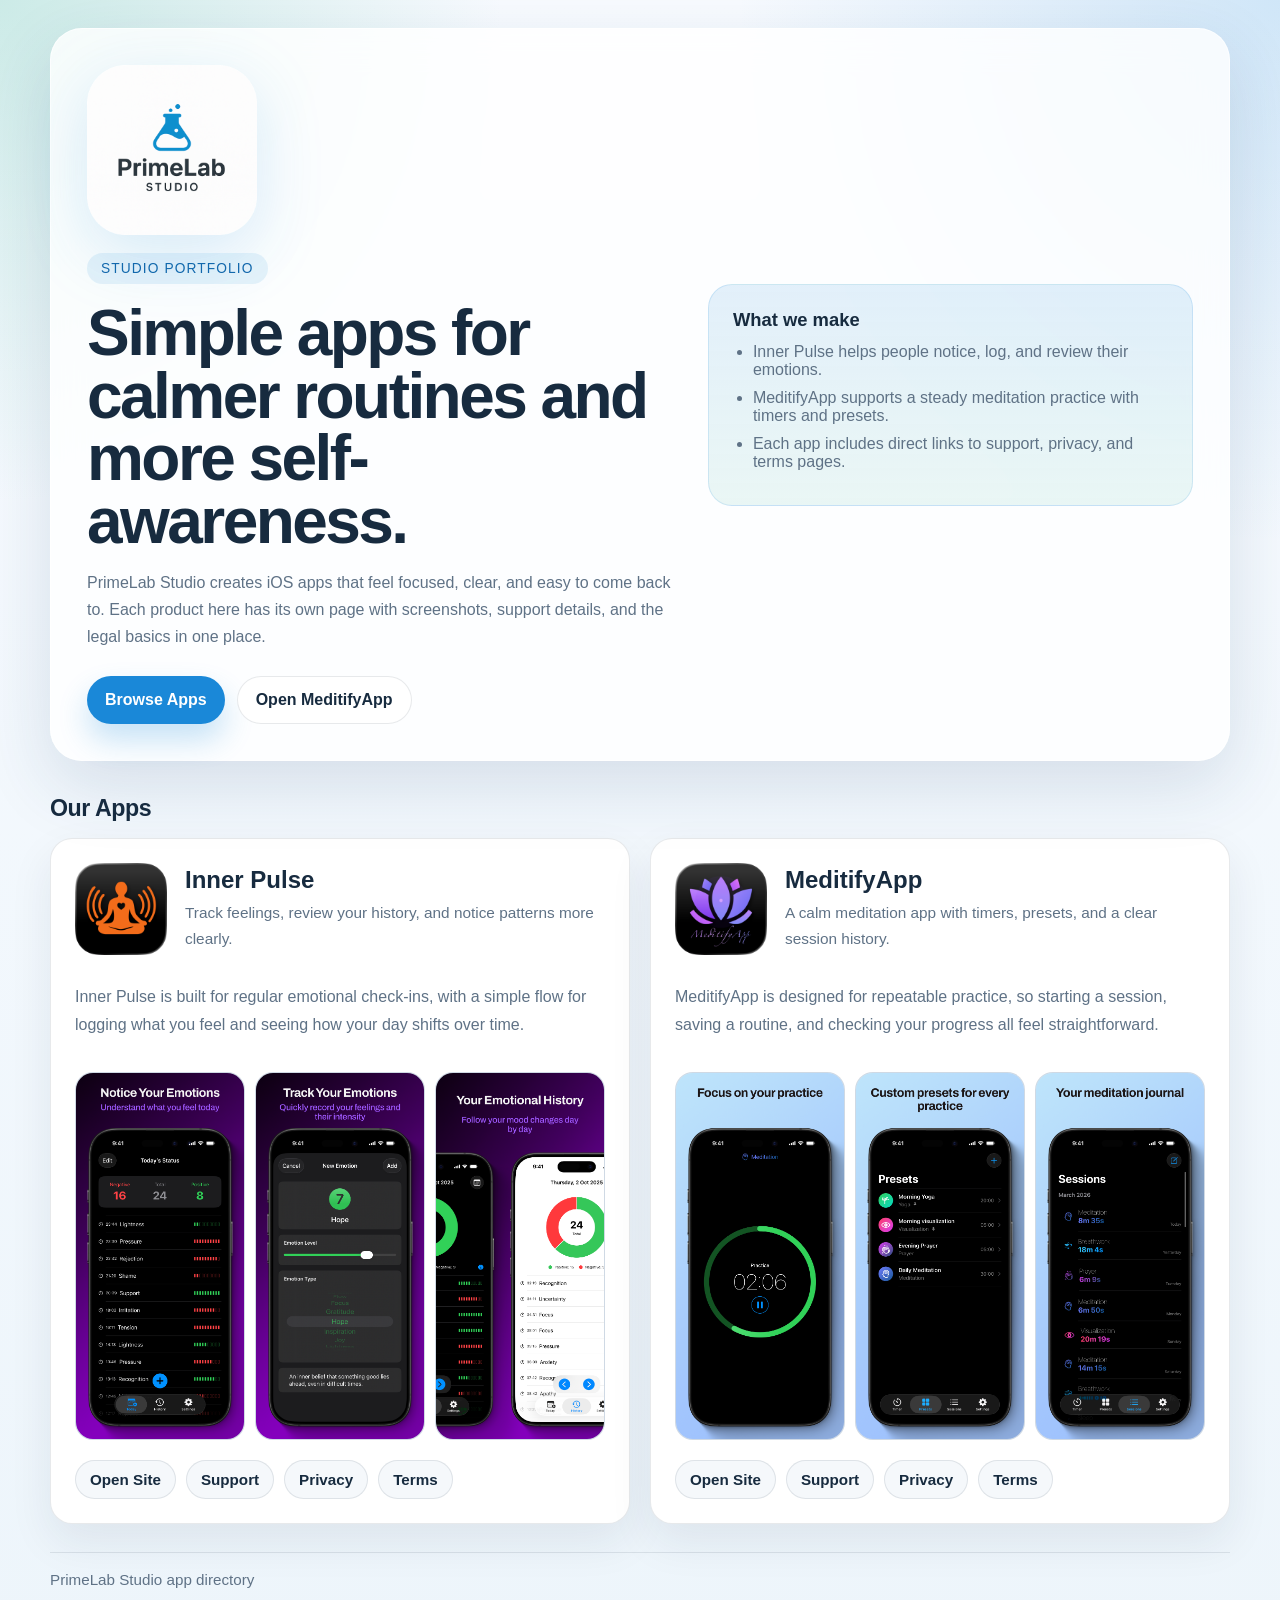
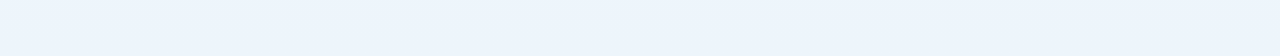
<file: index.html>
<!DOCTYPE html>
<html lang="en">
<head>
  <meta charset="UTF-8">
  <meta name="viewport" content="width=device-width, initial-scale=1.0">
  <title>PrimeLab Studio</title>
  <meta name="description" content="PrimeLab Studio creates thoughtful iOS apps for meditation, emotional awareness, and calmer daily routines.">
  <style>
    :root {
      --bg: #edf5fb;
      --surface: rgba(255, 255, 255, 0.8);
      --surface-strong: #ffffff;
      --text: #172b3f;
      --muted: #5f7286;
      --line: rgba(23, 43, 63, 0.1);
      --blue: #1a88d8;
      --blue-dark: #1267ab;
      --green: #8fd4c6;
      --shadow: 0 24px 70px rgba(25, 62, 104, 0.14);
      --radius-lg: 32px;
      --radius-md: 22px;
      --radius-sm: 16px;
    }

    * {
      box-sizing: border-box;
    }

    body {
      margin: 0;
      font-family: "Avenir Next", "Segoe UI", sans-serif;
      color: var(--text);
      background:
        radial-gradient(circle at top left, rgba(143, 212, 198, 0.42), transparent 24%),
        radial-gradient(circle at top right, rgba(26, 136, 216, 0.18), transparent 26%),
        linear-gradient(180deg, #f8fbff 0%, var(--bg) 100%);
    }

    img {
      max-width: 100%;
      display: block;
    }

    a {
      color: inherit;
    }

    .page-shell {
      width: min(1180px, calc(100% - 32px));
      margin: 0 auto;
      padding: 28px 0 68px;
    }

    .hero {
      display: grid;
      grid-template-columns: minmax(0, 1.1fr) minmax(320px, 0.9fr);
      gap: 28px;
      align-items: center;
      padding: 36px;
      border-radius: var(--radius-lg);
      background: var(--surface);
      border: 1px solid rgba(255, 255, 255, 0.72);
      box-shadow: var(--shadow);
      backdrop-filter: blur(18px);
    }

    .hero-brand {
      width: 170px;
      margin-bottom: 18px;
      filter: drop-shadow(0 18px 32px rgba(26, 136, 216, 0.16));
      object-fit: contain;
    }

    .eyebrow {
      display: inline-block;
      padding: 8px 14px;
      border-radius: 999px;
      background: rgba(26, 136, 216, 0.1);
      color: var(--blue-dark);
      font-size: 0.86rem;
      text-transform: uppercase;
      letter-spacing: 0.08em;
    }

    h1 {
      margin: 18px 0 14px;
      font-size: clamp(2.7rem, 5vw, 5rem);
      line-height: 0.98;
      letter-spacing: -0.04em;
    }

    .hero p,
    .app-card p,
    .meta {
      color: var(--muted);
      line-height: 1.7;
    }

    .button-row {
      display: flex;
      flex-wrap: wrap;
      gap: 12px;
      margin-top: 26px;
    }

    .button {
      display: inline-flex;
      align-items: center;
      justify-content: center;
      min-height: 48px;
      padding: 0 18px;
      border-radius: 999px;
      text-decoration: none;
      font-weight: 600;
    }

    .button.primary {
      background: var(--blue);
      color: #fff;
      box-shadow: 0 16px 30px rgba(26, 136, 216, 0.24);
    }

    .button.secondary {
      background: rgba(255, 255, 255, 0.9);
      border: 1px solid var(--line);
    }

    .studio-panel {
      padding: 24px;
      border-radius: calc(var(--radius-lg) - 8px);
      background: linear-gradient(180deg, rgba(26, 136, 216, 0.12), rgba(143, 212, 198, 0.18));
      border: 1px solid rgba(26, 136, 216, 0.14);
    }

    .studio-panel h2 {
      margin-top: 0;
      margin-bottom: 12px;
      font-size: 1.15rem;
    }

    .studio-panel ul {
      margin: 0;
      padding-left: 20px;
    }

    .studio-panel li {
      margin-bottom: 10px;
      color: var(--muted);
    }

    .section-title {
      margin: 34px 0 16px;
      font-size: 1.45rem;
      letter-spacing: -0.02em;
    }

    .app-grid {
      display: grid;
      grid-template-columns: repeat(2, minmax(0, 1fr));
      gap: 20px;
    }

    .app-card {
      overflow: hidden;
      border-radius: var(--radius-md);
      background: var(--surface-strong);
      border: 1px solid var(--line);
      box-shadow: 0 18px 44px rgba(23, 43, 63, 0.08);
    }

    .card-top {
      display: grid;
      grid-template-columns: 92px minmax(0, 1fr);
      gap: 18px;
      align-items: center;
      padding: 24px 24px 12px;
    }

    .app-icon {
      width: 92px;
      height: 92px;
      border-radius: 0;
      object-fit: contain;
      box-shadow: none;
    }

    .card-top h3 {
      margin: 0 0 6px;
      font-size: 1.5rem;
    }

    .meta {
      margin: 0;
      font-size: 0.96rem;
    }

    .card-copy {
      padding: 0 24px 18px;
    }

    .shot-strip {
      display: grid;
      grid-template-columns: repeat(3, 1fr);
      gap: 10px;
      padding: 0 24px 20px;
    }

    .shot-strip img {
      width: 100%;
      aspect-ratio: 9 / 19.5;
      object-fit: cover;
      object-position: top center;
      border-radius: 18px;
      border: 1px solid rgba(23, 43, 63, 0.08);
      background: #dfe8f2;
    }

    .link-row {
      display: flex;
      flex-wrap: wrap;
      gap: 10px;
      padding: 0 24px 24px;
    }

    .link-chip {
      padding: 10px 14px;
      border-radius: 999px;
      text-decoration: none;
      background: #f5f8fb;
      border: 1px solid var(--line);
      font-weight: 600;
      font-size: 0.95rem;
    }

    footer {
      margin-top: 28px;
      padding-top: 18px;
      border-top: 1px solid var(--line);
      color: var(--muted);
      font-size: 0.95rem;
    }

    @media (max-width: 920px) {
      .hero,
      .app-grid {
        grid-template-columns: 1fr;
      }
    }

    @media (max-width: 560px) {
      .page-shell {
        width: min(100% - 20px, 1180px);
        padding-top: 18px;
      }

      .hero {
        padding: 24px;
      }

      .card-top {
        grid-template-columns: 72px minmax(0, 1fr);
      }

      .app-icon {
        width: 72px;
        height: 72px;
        border-radius: 18px;
      }

      .shot-strip {
        grid-template-columns: repeat(2, 1fr);
      }
    }
  </style>
</head>
<body>
  <div class="page-shell">
    <header class="hero">
      <div>
        <img class="hero-brand" src="resources/studio-logo.png" alt="PrimeLab Studio logo">
        <span class="eyebrow">Studio Portfolio</span>
        <h1>Simple apps for calmer routines and more self-awareness.</h1>
        <p>PrimeLab Studio creates iOS apps that feel focused, clear, and easy to come back to. Each product here has its own page with screenshots, support details, and the legal basics in one place.</p>
        <div class="button-row">
          <a class="button primary" href="#apps">Browse Apps</a>
          <a class="button secondary" href="meditify-app/">Open MeditifyApp</a>
        </div>
      </div>
      <aside class="studio-panel">
        <h2>What we make</h2>
        <ul>
          <li>Inner Pulse helps people notice, log, and review their emotions.</li>
          <li>MeditifyApp supports a steady meditation practice with timers and presets.</li>
          <li>Each app includes direct links to support, privacy, and terms pages.</li>
        </ul>
      </aside>
    </header>

    <main id="apps">
      <h2 class="section-title">Our Apps</h2>
      <section class="app-grid" aria-label="App directory">
        <article class="app-card">
          <div class="card-top">
            <img class="app-icon" src="resources/inner-pulse-logo.png" alt="Inner Pulse app logo">
            <div>
              <h3>Inner Pulse</h3>
              <p class="meta">Track feelings, review your history, and notice patterns more clearly.</p>
            </div>
          </div>
          <div class="card-copy">
            <p>Inner Pulse is built for regular emotional check-ins, with a simple flow for logging what you feel and seeing how your day shifts over time.</p>
          </div>
          <div class="shot-strip">
            <img src="resources/inner-pulse-screenshots/1-en-today.png" alt="Inner Pulse today screen">
            <img src="resources/inner-pulse-screenshots/2-en-new-emotion.png" alt="Inner Pulse emotion entry screen">
            <img src="resources/inner-pulse-screenshots/3-en-history.png" alt="Inner Pulse history screen">
          </div>
          <div class="link-row">
            <a class="link-chip" href="inner-pulse/">Open Site</a>
            <a class="link-chip" href="inner-pulse/support.html">Support</a>
            <a class="link-chip" href="inner-pulse/privacy.html" target="_blank" rel="noopener noreferrer">Privacy</a>
            <a class="link-chip" href="inner-pulse/terms.html" target="_blank" rel="noopener noreferrer">Terms</a>
          </div>
        </article>

        <article class="app-card">
          <div class="card-top">
            <img class="app-icon" src="resources/meditify-app-logo.png" alt="MeditifyApp app logo">
            <div>
              <h3>MeditifyApp</h3>
              <p class="meta">A calm meditation app with timers, presets, and a clear session history.</p>
            </div>
          </div>
          <div class="card-copy">
            <p>MeditifyApp is designed for repeatable practice, so starting a session, saving a routine, and checking your progress all feel straightforward.</p>
          </div>
          <div class="shot-strip">
            <img src="resources/meditify-app-screenshots/1-timer.png" alt="MeditifyApp timer screen">
            <img src="resources/meditify-app-screenshots/3-presets-list.png" alt="MeditifyApp presets screen">
            <img src="resources/meditify-app-screenshots/5-session-history.png" alt="MeditifyApp session history screen">
          </div>
          <div class="link-row">
            <a class="link-chip" href="meditify-app/">Open Site</a>
            <a class="link-chip" href="meditify-app/support.html">Support</a>
            <a class="link-chip" href="meditify-app/privacy.html" target="_blank" rel="noopener noreferrer">Privacy</a>
            <a class="link-chip" href="meditify-app/terms.html" target="_blank" rel="noopener noreferrer">Terms</a>
          </div>
        </article>
      </section>
    </main>

    <footer>PrimeLab Studio app directory</footer>
  </div>
</body>
</html>
</file>
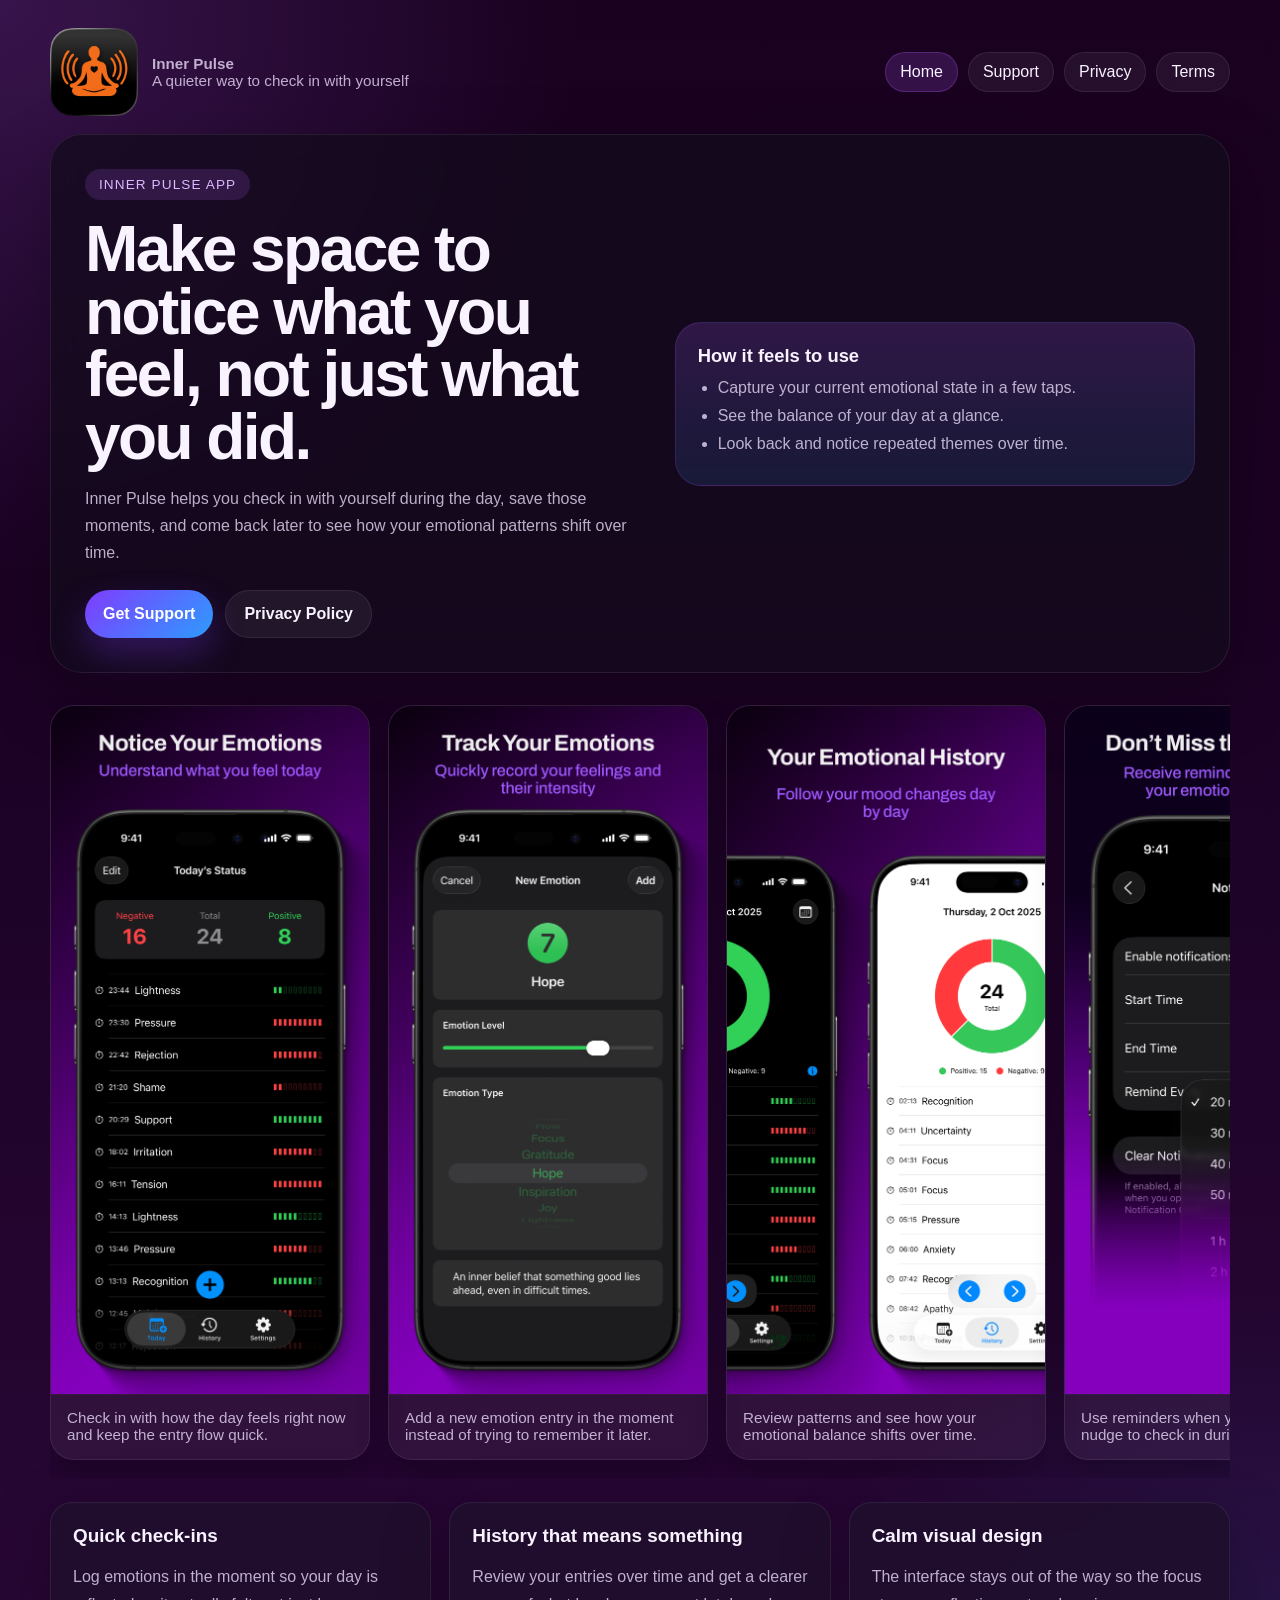
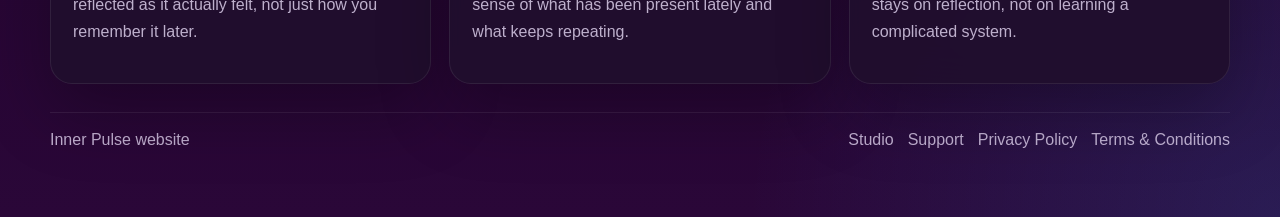
<file: inner-pulse/index.html>
<!DOCTYPE html>
<html lang="en">
<head>
  <meta charset="UTF-8">
  <meta name="viewport" content="width=device-width, initial-scale=1.0">
  <title>Inner Pulse App</title>
  <meta name="description" content="Inner Pulse helps you notice emotions, log them simply, and understand patterns over time.">
  <style>
    :root {
      --bg: #1b0224;
      --bg-soft: #2a0738;
      --surface: rgba(20, 11, 29, 0.78);
      --surface-strong: rgba(32, 15, 45, 0.92);
      --text: #f8f3ff;
      --muted: rgba(240, 228, 255, 0.76);
      --line: rgba(255, 255, 255, 0.08);
      --accent: #b161ff;
      --accent-strong: #7f3cff;
      --accent-blue: #2d9cff;
      --shadow: 0 26px 70px rgba(0, 0, 0, 0.28);
      --radius-lg: 32px;
      --radius-md: 22px;
    }

    * {
      box-sizing: border-box;
    }

    body {
      margin: 0;
      font-family: "Avenir Next", "Segoe UI", sans-serif;
      color: var(--text);
      background:
        radial-gradient(circle at top left, rgba(177, 97, 255, 0.2), transparent 26%),
        radial-gradient(circle at bottom right, rgba(45, 156, 255, 0.14), transparent 24%),
        linear-gradient(180deg, #19011f 0%, var(--bg) 36%, var(--bg-soft) 100%);
    }

    img {
      display: block;
      max-width: 100%;
    }

    a {
      color: inherit;
    }

    .page-shell {
      width: min(1180px, calc(100% - 32px));
      margin: 0 auto;
      padding: 28px 0 68px;
    }

    .topbar {
      display: flex;
      justify-content: space-between;
      align-items: center;
      gap: 18px;
      padding-bottom: 18px;
    }

    .brand {
      display: inline-flex;
      align-items: center;
      gap: 14px;
      text-decoration: none;
    }

    .brand img {
      width: 88px;
      height: 88px;
      object-fit: contain;
      border-radius: 0;
      box-shadow: none;
      flex: 0 0 auto;
    }

    .brand strong,
    .brand span {
      display: block;
    }

    .brand span {
      color: var(--muted);
      font-size: 0.95rem;
    }

    .nav-links {
      display: flex;
      flex-wrap: wrap;
      gap: 10px;
    }

    .nav-links a {
      padding: 10px 14px;
      border-radius: 999px;
      text-decoration: none;
      background: rgba(255, 255, 255, 0.06);
      border: 1px solid var(--line);
    }

    .nav-links a.active,
    .nav-links a:hover {
      background: rgba(177, 97, 255, 0.18);
      border-color: rgba(177, 97, 255, 0.26);
    }

    .hero,
    .section-card,
    .feature-card {
      border: 1px solid var(--line);
      box-shadow: var(--shadow);
      backdrop-filter: blur(18px);
    }

    .hero {
      display: grid;
      grid-template-columns: minmax(0, 1fr) minmax(300px, 0.92fr);
      gap: 24px;
      padding: 34px;
      border-radius: var(--radius-lg);
      background: var(--surface);
      align-items: center;
    }

    .eyebrow {
      display: inline-block;
      padding: 8px 14px;
      border-radius: 999px;
      background: rgba(177, 97, 255, 0.16);
      color: #ddb9ff;
      font-size: 0.85rem;
      text-transform: uppercase;
      letter-spacing: 0.08em;
    }

    h1 {
      margin: 18px 0 14px;
      font-size: clamp(2.8rem, 5vw, 5rem);
      line-height: 0.98;
      letter-spacing: -0.04em;
    }

    .hero p,
    .feature-card p,
    .section-card p {
      color: var(--muted);
      line-height: 1.7;
    }

    .button-row {
      display: flex;
      flex-wrap: wrap;
      gap: 12px;
      margin-top: 24px;
    }

    .button {
      display: inline-flex;
      align-items: center;
      justify-content: center;
      min-height: 48px;
      padding: 0 18px;
      border-radius: 999px;
      text-decoration: none;
      font-weight: 600;
    }

    .button.primary {
      background: linear-gradient(135deg, var(--accent-strong) 0%, var(--accent-blue) 100%);
      color: #fff;
      box-shadow: 0 16px 34px rgba(127, 60, 255, 0.28);
    }

    .button.secondary {
      background: rgba(255, 255, 255, 0.06);
      border: 1px solid var(--line);
    }

    .hero-panel {
      padding: 22px;
      border-radius: 26px;
      background: linear-gradient(180deg, rgba(177, 97, 255, 0.18), rgba(45, 156, 255, 0.12));
      border: 1px solid rgba(177, 97, 255, 0.16);
    }

    .hero-panel h2 {
      margin-top: 0;
      margin-bottom: 12px;
      font-size: 1.15rem;
    }

    .hero-panel ul {
      margin: 0;
      padding-left: 20px;
    }

    .hero-panel li {
      margin-bottom: 10px;
      color: var(--muted);
    }

    .gallery {
      display: flex;
      gap: 18px;
      overflow-x: auto;
      padding: 8px 6px 18px;
      margin-top: 24px;
      scroll-snap-type: x proximity;
      scrollbar-width: thin;
      scrollbar-color: rgba(177, 97, 255, 0.55) rgba(255, 255, 255, 0.08);
    }

    .gallery::-webkit-scrollbar {
      height: 10px;
    }

    .gallery::-webkit-scrollbar-track {
      background: rgba(255, 255, 255, 0.08);
      border-radius: 999px;
    }

    .gallery::-webkit-scrollbar-thumb {
      background: rgba(177, 97, 255, 0.55);
      border-radius: 999px;
    }

    .shot-card {
      margin: 0;
      flex: 0 0 min(320px, 78vw);
      scroll-snap-align: start;
      border-radius: 24px;
      overflow: hidden;
      border: 1px solid var(--line);
      background: rgba(255, 255, 255, 0.05);
      box-shadow: 0 16px 32px rgba(0, 0, 0, 0.24);
    }

    .shot-card img {
      width: 100%;
      aspect-ratio: 9 / 19.5;
      object-fit: contain;
      object-position: center top;
      background: rgba(255, 255, 255, 0.03);
    }

    .shot-card p {
      margin: 0;
      padding: 14px 16px 16px;
      color: var(--muted);
      font-size: 0.95rem;
    }

    .feature-grid {
      display: grid;
      grid-template-columns: repeat(3, minmax(0, 1fr));
      gap: 18px;
      margin-top: 24px;
    }

    .feature-card {
      padding: 22px;
      border-radius: var(--radius-md);
      background: var(--surface-strong);
    }

    .feature-card h2 {
      margin-top: 0;
      margin-bottom: 10px;
      font-size: 1.18rem;
    }

    .footer {
      display: flex;
      justify-content: space-between;
      gap: 14px;
      align-items: center;
      margin-top: 28px;
      padding-top: 18px;
      border-top: 1px solid var(--line);
      color: var(--muted);
    }

    .footer-links {
      display: flex;
      flex-wrap: wrap;
      gap: 14px;
    }

    .footer-links a {
      text-decoration: none;
    }

    @media (max-width: 980px) {
      .hero,
      .feature-grid {
        grid-template-columns: 1fr;
      }
    }

    @media (max-width: 560px) {
      .page-shell {
        width: min(100% - 20px, 1180px);
        padding-top: 18px;
      }

      .topbar,
      .footer {
        flex-direction: column;
        align-items: flex-start;
      }

      .hero {
        padding: 24px;
      }
    }
  </style>
</head>
<body>
  <div class="page-shell">
    <header class="topbar">
      <a class="brand" href="../index.html" aria-label="PrimeLab Studio home">
        <img src="../resources/inner-pulse-logo.png" alt="Inner Pulse logo">
        <span>
          <strong>Inner Pulse</strong>
          <span>A quieter way to check in with yourself</span>
        </span>
      </a>
      <nav class="nav-links" aria-label="Primary">
        <a class="active" href="index.html">Home</a>
        <a href="support.html">Support</a>
        <a href="privacy.html" target="_blank" rel="noopener noreferrer">Privacy</a>
        <a href="terms.html" target="_blank" rel="noopener noreferrer">Terms</a>
      </nav>
    </header>

    <main>
      <section class="hero">
        <div>
          <span class="eyebrow">Inner Pulse App</span>
          <h1>Make space to notice what you feel, not just what you did.</h1>
          <p>Inner Pulse helps you check in with yourself during the day, save those moments, and come back later to see how your emotional patterns shift over time.</p>
          <div class="button-row">
            <a class="button primary" href="support.html">Get Support</a>
            <a class="button secondary" href="privacy.html" target="_blank" rel="noopener noreferrer">Privacy Policy</a>
          </div>
        </div>
        <aside class="hero-panel">
          <h2>How it feels to use</h2>
          <ul>
            <li>Capture your current emotional state in a few taps.</li>
            <li>See the balance of your day at a glance.</li>
            <li>Look back and notice repeated themes over time.</li>
          </ul>
        </aside>
      </section>

      <section class="gallery" aria-label="Inner Pulse screenshots">
        <figure class="shot-card">
          <img src="../resources/inner-pulse-screenshots/1-en-today.png" alt="Inner Pulse today screen">
          <p>Check in with how the day feels right now and keep the entry flow quick.</p>
        </figure>
        <figure class="shot-card">
          <img src="../resources/inner-pulse-screenshots/2-en-new-emotion.png" alt="Inner Pulse new emotion screen">
          <p>Add a new emotion entry in the moment instead of trying to remember it later.</p>
        </figure>
        <figure class="shot-card">
          <img src="../resources/inner-pulse-screenshots/3-en-history.png" alt="Inner Pulse history screen">
          <p>Review patterns and see how your emotional balance shifts over time.</p>
        </figure>
        <figure class="shot-card">
          <img src="../resources/inner-pulse-screenshots/4-en-notifications.png" alt="Inner Pulse notifications screen">
          <p>Use reminders when you want a gentler nudge to check in during the day.</p>
        </figure>
        <figure class="shot-card">
          <img src="../resources/inner-pulse-screenshots/5-en-settings.png" alt="Inner Pulse settings screen">
          <p>Adjust the app to fit your routine without overcomplicating the experience.</p>
        </figure>
      </section>

      <section class="feature-grid" aria-label="Inner Pulse features">
        <article class="feature-card">
          <h2>Quick check-ins</h2>
          <p>Log emotions in the moment so your day is reflected as it actually felt, not just how you remember it later.</p>
        </article>
        <article class="feature-card">
          <h2>History that means something</h2>
          <p>Review your entries over time and get a clearer sense of what has been present lately and what keeps repeating.</p>
        </article>
        <article class="feature-card">
          <h2>Calm visual design</h2>
          <p>The interface stays out of the way so the focus stays on reflection, not on learning a complicated system.</p>
        </article>
      </section>
    </main>

    <footer class="footer">
      <span>Inner Pulse website</span>
      <div class="footer-links">
        <a href="../index.html">Studio</a>
        <a href="support.html">Support</a>
        <a href="privacy.html" target="_blank" rel="noopener noreferrer">Privacy Policy</a>
        <a href="terms.html" target="_blank" rel="noopener noreferrer">Terms &amp; Conditions</a>
      </div>
    </footer>
  </div>
</body>
</html>
</file>
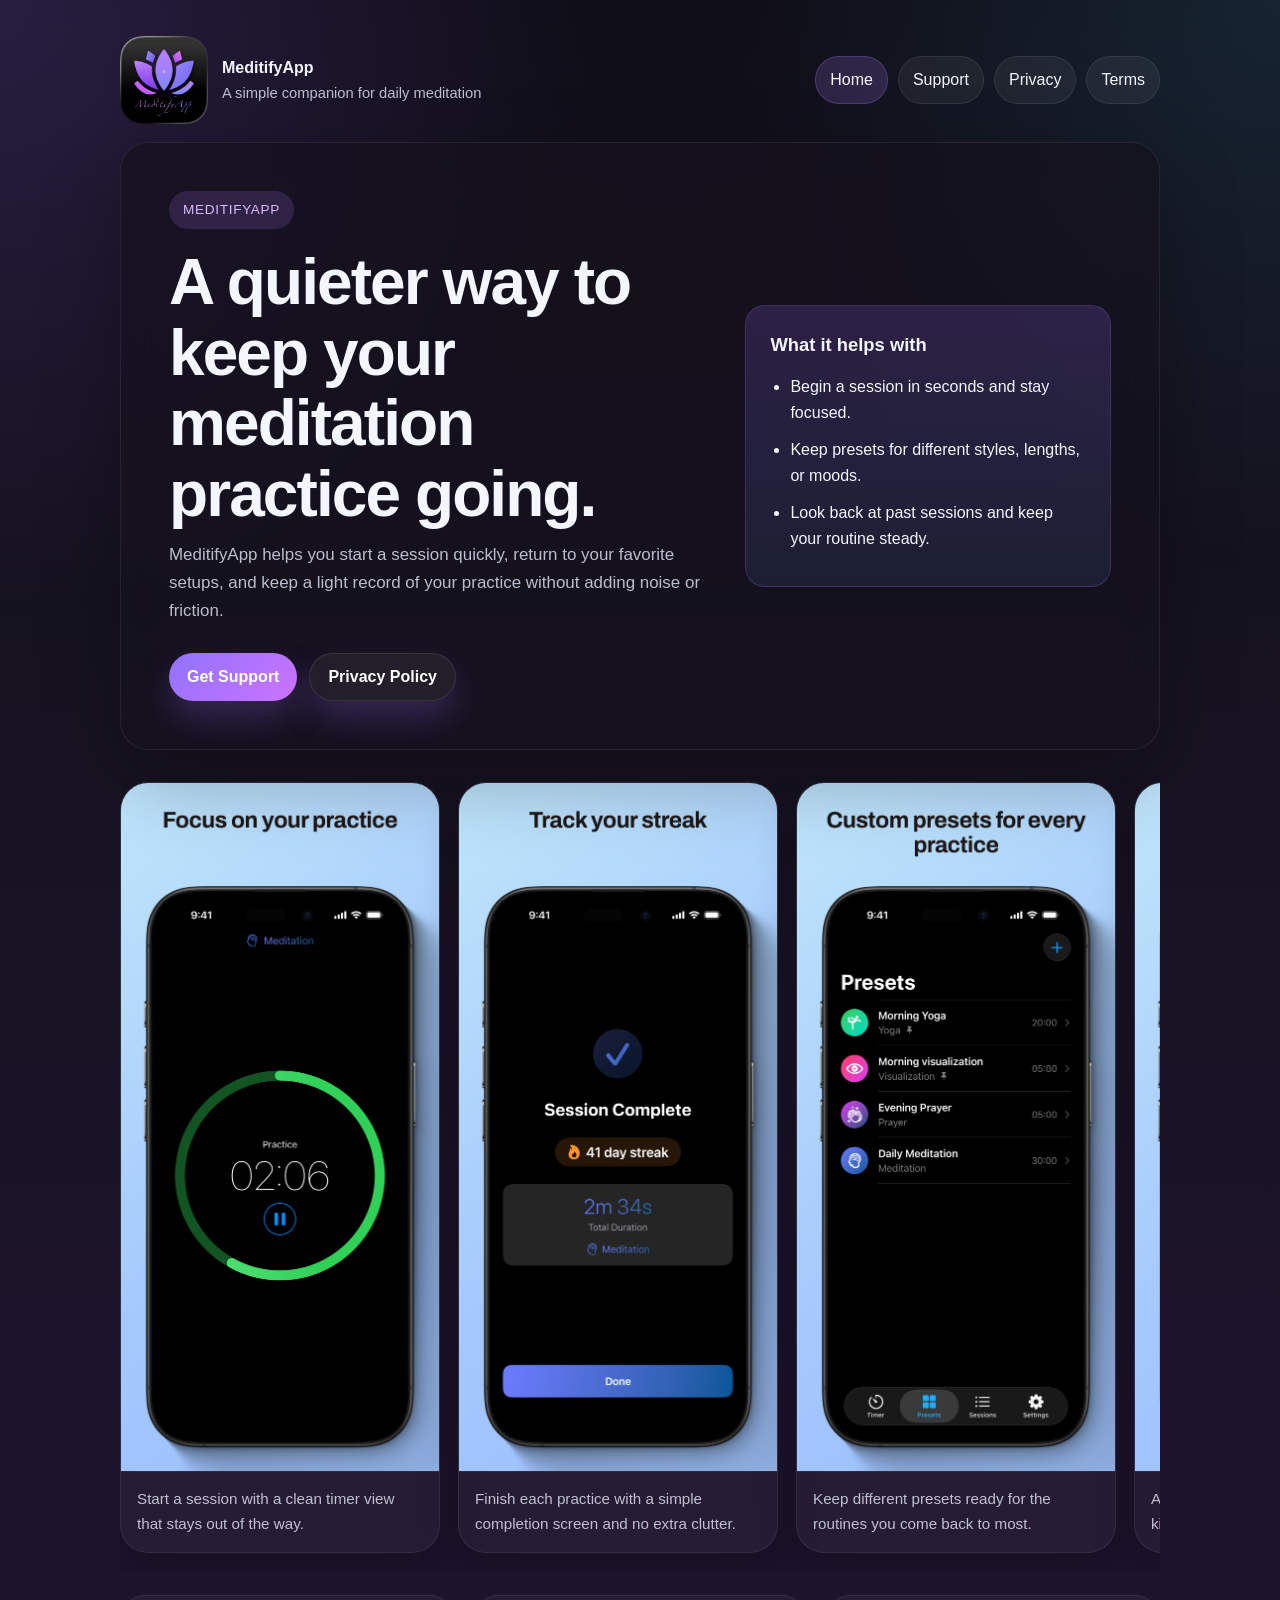
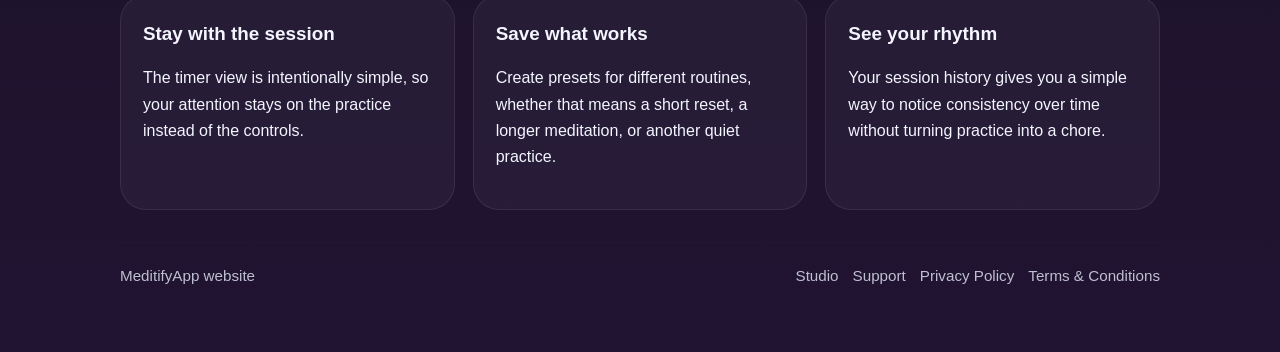
<file: meditify-app/index.html>
<!DOCTYPE html>
<html lang="en">
<head>
  <meta charset="UTF-8">
  <meta name="viewport" content="width=device-width, initial-scale=1.0">
  <title>MeditifyApp</title>
  <meta name="description" content="MeditifyApp is a meditation app built for focused sessions, custom presets, and a steady daily practice.">
  <link rel="stylesheet" href="styles.css">
  <style>
    body {
      background:
        radial-gradient(circle at top left, rgba(153, 106, 255, 0.18), transparent 26%),
        radial-gradient(circle at top right, rgba(73, 196, 235, 0.12), transparent 24%),
        linear-gradient(180deg, #0f0d17 0%, #171322 38%, #211332 100%);
      color: #f3f5ff;
    }

    .topbar {
      padding-bottom: 18px;
    }

    .brand-copy span,
    .hero p,
    .page-lead,
    .tile p,
    .footer,
    .footer a {
      color: rgba(235, 239, 255, 0.78);
    }

    .nav-links a {
      color: #f3f5ff;
      background: rgba(255, 255, 255, 0.06);
      border: 1px solid rgba(255, 255, 255, 0.08);
    }

    .nav-links a:hover,
    .nav-links a.active {
      color: #f8f5ff;
      background: rgba(177, 126, 255, 0.18);
      border-color: rgba(177, 126, 255, 0.24);
    }

    .brand-badge {
      background: none;
      box-shadow: none;
      padding: 0;
      width: 88px;
      height: 88px;
      display: grid;
      place-items: center;
      flex: 0 0 auto;
    }

    .brand-badge img {
      width: 100%;
      height: 100%;
      object-fit: contain;
      border-radius: 0;
      box-shadow: none;
    }

    .hero,
    .content-card {
      background: rgba(21, 17, 30, 0.72);
      border: 1px solid rgba(255, 255, 255, 0.08);
      box-shadow: 0 28px 80px rgba(0, 0, 0, 0.28);
    }

    .eyebrow {
      background: rgba(186, 126, 255, 0.16);
      color: #d9b9ff;
    }

    .hero-panel {
      background: linear-gradient(180deg, rgba(159, 111, 255, 0.18), rgba(96, 168, 255, 0.1));
      border-color: rgba(186, 126, 255, 0.18);
    }

    .button {
      background: linear-gradient(135deg, #8f73ff 0%, #cd73ff 100%);
      color: #fff;
      box-shadow: 0 16px 34px rgba(159, 111, 255, 0.24);
    }

    .button.secondary {
      background: rgba(255, 255, 255, 0.06);
      color: #fff;
      border-color: rgba(255, 255, 255, 0.1);
    }

    .showcase {
      margin-top: 24px;
    }

    .feature-card {
      border-radius: 26px;
      overflow: hidden;
      border: 1px solid rgba(255, 255, 255, 0.08);
      background: rgba(255, 255, 255, 0.04);
    }

    .carousel {
      display: flex;
      gap: 18px;
      overflow-x: auto;
      padding: 8px 6px 18px;
      scroll-snap-type: x proximity;
      scrollbar-width: thin;
      scrollbar-color: rgba(205, 115, 255, 0.55) rgba(255, 255, 255, 0.08);
    }

    .carousel::-webkit-scrollbar {
      height: 10px;
    }

    .carousel::-webkit-scrollbar-track {
      background: rgba(255, 255, 255, 0.08);
      border-radius: 999px;
    }

    .carousel::-webkit-scrollbar-thumb {
      background: rgba(205, 115, 255, 0.55);
      border-radius: 999px;
    }

    .carousel-card {
      margin: 0;
      flex: 0 0 min(320px, 78vw);
      scroll-snap-align: start;
      border-radius: 28px;
      overflow: hidden;
      border: 1px solid rgba(255, 255, 255, 0.08);
      background: rgba(255, 255, 255, 0.04);
      box-shadow: 0 18px 40px rgba(0, 0, 0, 0.22);
    }

    .carousel-card img {
      width: 100%;
      aspect-ratio: 9 / 19.5;
      object-fit: contain;
      object-position: center top;
      display: block;
      background: linear-gradient(180deg, rgba(255, 255, 255, 0.02), rgba(255, 255, 255, 0.06));
    }

    .carousel-card p {
      margin: 0;
      padding: 14px 16px 16px;
      color: rgba(235, 239, 255, 0.78);
      font-size: 0.95rem;
    }

    .feature-cards {
      display: grid;
      grid-template-columns: repeat(3, minmax(0, 1fr));
      gap: 18px;
      margin-top: 24px;
    }

    .feature-card {
      padding: 22px;
    }

    .feature-card h2 {
      margin-top: 0;
      margin-bottom: 10px;
      font-size: 1.18rem;
    }

    @media (max-width: 900px) {
      .feature-cards {
        grid-template-columns: 1fr;
      }
    }
  </style>
</head>
<body>
  <div class="page-shell">
    <header class="topbar">
      <a class="brand" href="../index.html" aria-label="PrimeLab Studio home">
        <span class="brand-badge">
          <img src="../resources/meditify-app-logo.png" alt="MeditifyApp logo">
        </span>
        <span class="brand-copy">
          <strong>MeditifyApp</strong>
          <span>A simple companion for daily meditation</span>
        </span>
      </a>
      <nav class="nav-links" aria-label="Primary">
        <a class="active" href="index.html">Home</a>
        <a href="support.html">Support</a>
        <a href="privacy.html" target="_blank" rel="noopener noreferrer">Privacy</a>
        <a href="terms.html" target="_blank" rel="noopener noreferrer">Terms</a>
      </nav>
    </header>

    <main>
      <section class="hero">
        <div>
          <span class="eyebrow">MeditifyApp</span>
          <h1>A quieter way to keep your meditation practice going.</h1>
          <p>MeditifyApp helps you start a session quickly, return to your favorite setups, and keep a light record of your practice without adding noise or friction.</p>
          <div class="button-row">
            <a class="button" href="support.html">Get Support</a>
            <a class="button secondary" href="privacy.html" target="_blank" rel="noopener noreferrer">Privacy Policy</a>
          </div>
        </div>
        <aside class="hero-panel">
          <h2>What it helps with</h2>
          <ul>
            <li>Begin a session in seconds and stay focused.</li>
            <li>Keep presets for different styles, lengths, or moods.</li>
            <li>Look back at past sessions and keep your routine steady.</li>
          </ul>
        </aside>
      </section>

      <section class="showcase" aria-label="MeditifyApp screenshots">
        <div class="carousel">
          <figure class="carousel-card">
            <img src="../resources/meditify-app-screenshots/1-timer.png" alt="MeditifyApp timer screen">
            <p>Start a session with a clean timer view that stays out of the way.</p>
          </figure>
          <figure class="carousel-card">
            <img src="../resources/meditify-app-screenshots/2-session-completion-screen.png" alt="MeditifyApp completion screen">
            <p>Finish each practice with a simple completion screen and no extra clutter.</p>
          </figure>
          <figure class="carousel-card">
            <img src="../resources/meditify-app-screenshots/3-presets-list.png" alt="MeditifyApp presets list">
            <p>Keep different presets ready for the routines you come back to most.</p>
          </figure>
          <figure class="carousel-card">
            <img src="../resources/meditify-app-screenshots/4-timer-settings.png" alt="MeditifyApp timer settings">
            <p>Adjust timing and setup details to fit the kind of session you want.</p>
          </figure>
          <figure class="carousel-card">
            <img src="../resources/meditify-app-screenshots/5-session-history.png" alt="MeditifyApp session history">
            <p>Review past sessions and keep a light sense of progress over time.</p>
          </figure>
        </div>
      </section>

      <section class="feature-cards" aria-label="MeditifyApp features">
        <article class="feature-card">
          <h2>Stay with the session</h2>
          <p>The timer view is intentionally simple, so your attention stays on the practice instead of the controls.</p>
        </article>
        <article class="feature-card">
          <h2>Save what works</h2>
          <p>Create presets for different routines, whether that means a short reset, a longer meditation, or another quiet practice.</p>
        </article>
        <article class="feature-card">
          <h2>See your rhythm</h2>
          <p>Your session history gives you a simple way to notice consistency over time without turning practice into a chore.</p>
        </article>
      </section>
    </main>

    <footer class="footer">
      <span>MeditifyApp website</span>
      <div class="footer-links">
        <a href="../index.html">Studio</a>
        <a href="support.html">Support</a>
        <a href="privacy.html" target="_blank" rel="noopener noreferrer">Privacy Policy</a>
        <a href="terms.html" target="_blank" rel="noopener noreferrer">Terms &amp; Conditions</a>
      </div>
    </footer>
  </div>
</body>
</html>
</file>
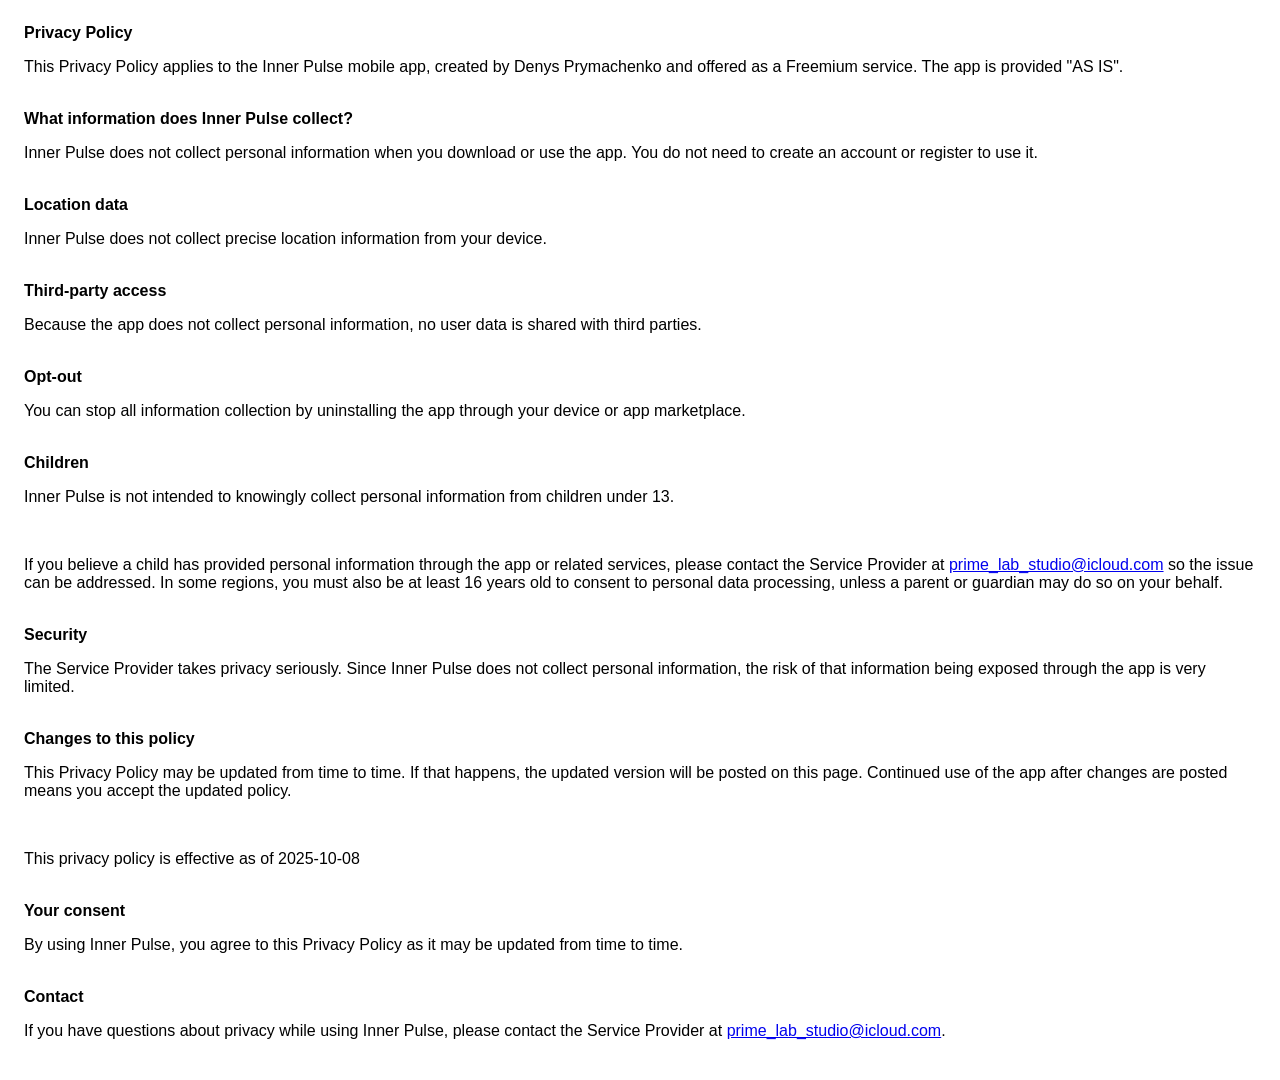
<file: inner-pulse/privacy.html>
<!DOCTYPE html>
<html>

<head>
    <meta charset='utf-8'>
    <meta name='viewport' content='width=device-width'>
    <title>Inner Pulse Privacy Policy</title>
    <style>
        body {
            font-family: 'Helvetica Neue', Helvetica, Arial, sans-serif;
            padding: 1em;
        }
    </style>
</head>

<body>
    <strong>Privacy Policy</strong>
    <p>This Privacy Policy applies to the Inner Pulse mobile app, created by Denys Prymachenko and offered as a Freemium service. The app is provided "AS IS".</p><br><strong>What information does Inner Pulse collect?</strong>
    <p>Inner Pulse does not collect personal information when you download or use the app. You do not need to create an account or register to use it.</p><br><strong>Location data</strong>
    <p>Inner Pulse does not collect precise location information from your device.</p><br><strong>Third-party access</strong>
    <p>Because the app does not collect personal information, no user data is shared with third parties.</p><br><strong>Opt-out</strong>
    <p>You can stop all information collection by uninstalling the app through your device or app marketplace.</p><br><strong>Children</strong>
    <p>Inner Pulse is not intended to knowingly collect personal information from children under 13.</p><br>
    <p>If you believe a child has provided personal information through the app or related services, please contact the Service Provider at <span id="support-email-1"></span> so the issue can be addressed. In some regions, you must also be at least 16 years old to consent to personal data processing, unless a parent or guardian may do so on your behalf.</p><br><strong>Security</strong>
    <p>The Service Provider takes privacy seriously. Since Inner Pulse does not collect personal information, the risk of that information being exposed through the app is very limited.</p><br><strong>Changes to this policy</strong>
    <p>This Privacy Policy may be updated from time to time. If that happens, the updated version will be posted on this page. Continued use of the app after changes are posted means you accept the updated policy.</p><br>
    <p>This privacy policy is effective as of 2025-10-08</p><br><strong>Your consent</strong>
    <p>By using Inner Pulse, you agree to this Privacy Policy as it may be updated from time to time.</p><br><strong>Contact</strong>
<p>If you have questions about privacy while using Inner Pulse, please contact the Service Provider at <span id="support-email-2"></span>.</p>

<script>
document.addEventListener("DOMContentLoaded", function() {
    const email = String.fromCharCode(
        112, 114, 105, 109, 101, 95, 108, 97, 98, 95, 115, 116, 117, 100, 105, 111,
        64, 105, 99, 108, 111, 117, 100, 46, 99, 111, 109
    );

    ["support-email-1", "support-email-2"].forEach(id => {
        const el = document.getElementById(id);
        if(el) {
            el.innerHTML = `<a href="mailto:${email}">${email}</a>`;
        }
    });
});
</script>
</body>

</html>
</file>
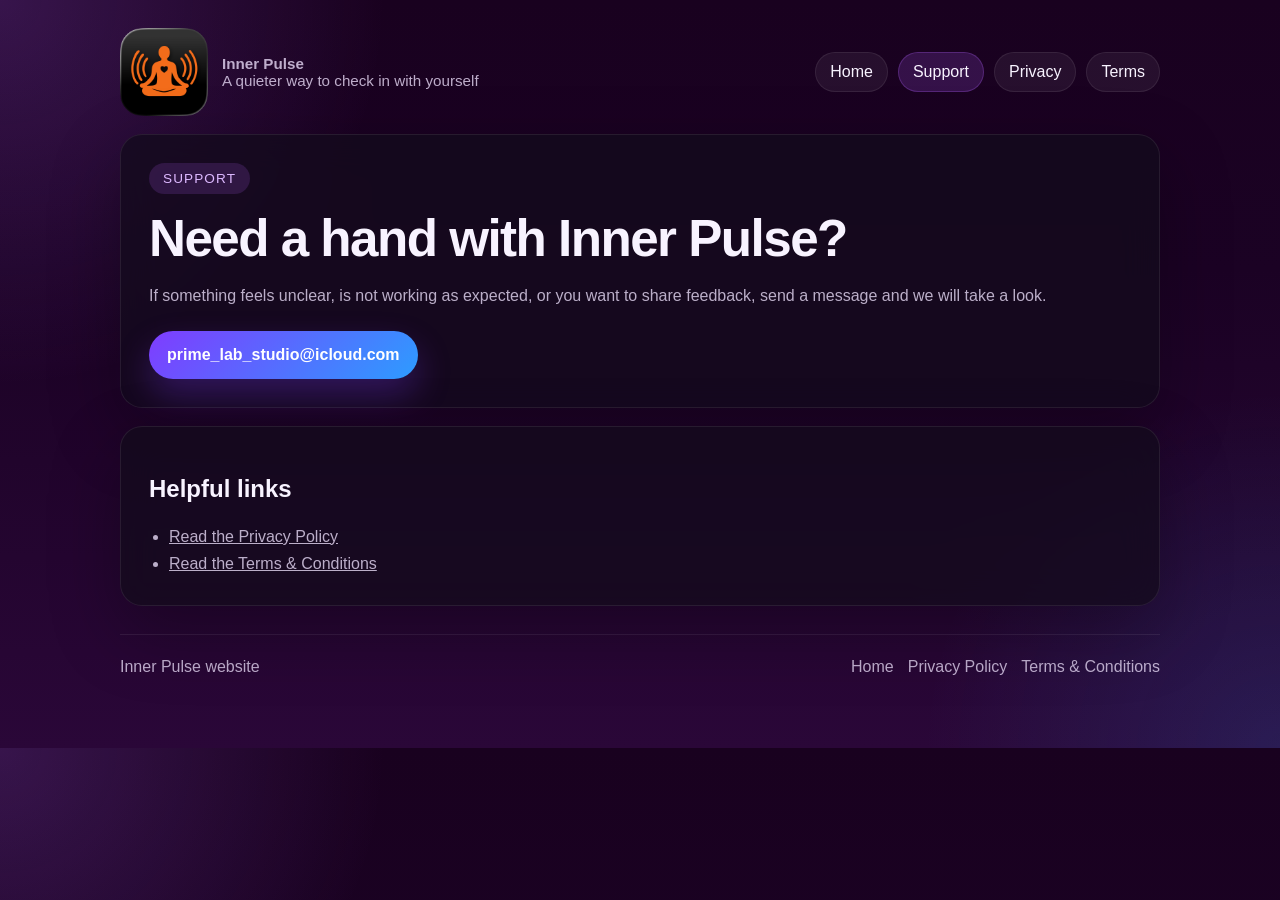
<file: inner-pulse/support.html>
<!DOCTYPE html>
<html lang="en">
<head>
  <meta charset="UTF-8">
  <meta name="viewport" content="width=device-width, initial-scale=1.0">
  <title>Inner Pulse Support</title>
  <meta name="description" content="Support and contact page for the Inner Pulse app.">
  <style>
    :root {
      --bg: #1b0224;
      --bg-soft: #2a0738;
      --surface: rgba(20, 11, 29, 0.78);
      --surface-strong: rgba(32, 15, 45, 0.92);
      --text: #f8f3ff;
      --muted: rgba(240, 228, 255, 0.76);
      --line: rgba(255, 255, 255, 0.08);
      --accent-strong: #7f3cff;
      --accent-blue: #2d9cff;
      --shadow: 0 26px 70px rgba(0, 0, 0, 0.28);
      --radius-lg: 32px;
      --radius-md: 22px;
    }

    * {
      box-sizing: border-box;
    }

    body {
      margin: 0;
      font-family: "Avenir Next", "Segoe UI", sans-serif;
      color: var(--text);
      background:
        radial-gradient(circle at top left, rgba(177, 97, 255, 0.2), transparent 26%),
        radial-gradient(circle at bottom right, rgba(45, 156, 255, 0.14), transparent 24%),
        linear-gradient(180deg, #19011f 0%, var(--bg) 36%, var(--bg-soft) 100%);
    }

    a {
      color: inherit;
    }

    .page-shell {
      width: min(1040px, calc(100% - 32px));
      margin: 0 auto;
      padding: 28px 0 68px;
    }

    .topbar {
      display: flex;
      justify-content: space-between;
      align-items: center;
      gap: 18px;
      padding-bottom: 18px;
    }

    .brand {
      display: inline-flex;
      align-items: center;
      gap: 14px;
      text-decoration: none;
    }

    .brand img {
      width: 88px;
      height: 88px;
      object-fit: contain;
      flex: 0 0 auto;
    }

    .brand strong,
    .brand span {
      display: block;
    }

    .brand span {
      color: var(--muted);
      font-size: 0.95rem;
    }

    .nav-links {
      display: flex;
      flex-wrap: wrap;
      gap: 10px;
    }

    .nav-links a {
      padding: 10px 14px;
      border-radius: 999px;
      text-decoration: none;
      background: rgba(255, 255, 255, 0.06);
      border: 1px solid var(--line);
    }

    .nav-links a.active,
    .nav-links a:hover {
      background: rgba(177, 97, 255, 0.18);
      border-color: rgba(177, 97, 255, 0.26);
    }

    .stack {
      display: grid;
      gap: 18px;
    }

    .content-card {
      padding: 28px;
      border-radius: var(--radius-md);
      background: var(--surface);
      border: 1px solid var(--line);
      box-shadow: var(--shadow);
      backdrop-filter: blur(18px);
    }

    .eyebrow {
      display: inline-block;
      padding: 8px 14px;
      border-radius: 999px;
      background: rgba(177, 97, 255, 0.16);
      color: #ddb9ff;
      font-size: 0.85rem;
      text-transform: uppercase;
      letter-spacing: 0.08em;
    }

    .page-title {
      margin: 18px 0 12px;
      font-size: clamp(2.2rem, 4vw, 3.3rem);
      line-height: 1.05;
      letter-spacing: -0.03em;
    }

    .page-lead,
    .content-card li,
    .footer,
    .footer a {
      color: var(--muted);
      line-height: 1.7;
    }

    .button-row {
      display: flex;
      flex-wrap: wrap;
      gap: 12px;
      margin-top: 22px;
    }

    .button {
      display: inline-flex;
      align-items: center;
      justify-content: center;
      min-height: 48px;
      padding: 0 18px;
      border-radius: 999px;
      text-decoration: none;
      font-weight: 600;
      background: linear-gradient(135deg, var(--accent-strong) 0%, var(--accent-blue) 100%);
      color: #fff;
      box-shadow: 0 16px 34px rgba(127, 60, 255, 0.28);
    }

    .legal-list {
      margin: 0;
      padding-left: 20px;
    }

    .footer {
      display: flex;
      justify-content: space-between;
      gap: 14px;
      align-items: center;
      margin-top: 28px;
      padding-top: 18px;
      border-top: 1px solid var(--line);
    }

    .footer-links {
      display: flex;
      flex-wrap: wrap;
      gap: 14px;
    }

    .footer-links a {
      text-decoration: none;
    }

    @media (max-width: 560px) {
      .page-shell {
        width: min(100% - 20px, 1040px);
        padding-top: 18px;
      }

      .topbar,
      .footer {
        flex-direction: column;
        align-items: flex-start;
      }

      .content-card {
        padding: 22px;
      }
    }
  </style>
</head>
<body>
  <div class="page-shell">
    <header class="topbar">
      <a class="brand" href="index.html" aria-label="Inner Pulse home">
        <img src="../resources/inner-pulse-logo.png" alt="Inner Pulse logo">
        <span>
          <strong>Inner Pulse</strong>
          <span>A quieter way to check in with yourself</span>
        </span>
      </a>
      <nav class="nav-links" aria-label="Primary">
        <a href="index.html">Home</a>
        <a class="active" href="support.html">Support</a>
        <a href="privacy.html" target="_blank" rel="noopener noreferrer">Privacy</a>
        <a href="terms.html" target="_blank" rel="noopener noreferrer">Terms</a>
      </nav>
    </header>

    <main class="stack">
      <section class="content-card">
        <span class="eyebrow">Support</span>
        <h1 class="page-title">Need a hand with Inner Pulse?</h1>
        <p class="page-lead">If something feels unclear, is not working as expected, or you want to share feedback, send a message and we will take a look.</p>
        <div class="button-row">
          <span id="support-email"></span>
        </div>
      </section>

      <section class="content-card">
        <h2>Helpful links</h2>
        <ul class="legal-list">
          <li><a href="privacy.html" target="_blank" rel="noopener noreferrer">Read the Privacy Policy</a></li>
          <li><a href="terms.html" target="_blank" rel="noopener noreferrer">Read the Terms &amp; Conditions</a></li>
        </ul>
      </section>
    </main>

    <footer class="footer">
      <span>Inner Pulse website</span>
      <div class="footer-links">
        <a href="index.html">Home</a>
        <a href="privacy.html" target="_blank" rel="noopener noreferrer">Privacy Policy</a>
        <a href="terms.html" target="_blank" rel="noopener noreferrer">Terms &amp; Conditions</a>
      </div>
    </footer>
  </div>

  <script>
    document.addEventListener("DOMContentLoaded", function () {
      const email = String.fromCharCode(
        112, 114, 105, 109, 101, 95, 108, 97, 98, 95, 115, 116, 117, 100, 105, 111,
        64, 105, 99, 108, 111, 117, 100, 46, 99, 111, 109
      );

      const emailEl = document.getElementById("support-email");
      if (emailEl) {
        emailEl.innerHTML = `<a class="button" href="mailto:${email}">${email}</a>`;
      }
    });
  </script>
</body>
</html>
</file>
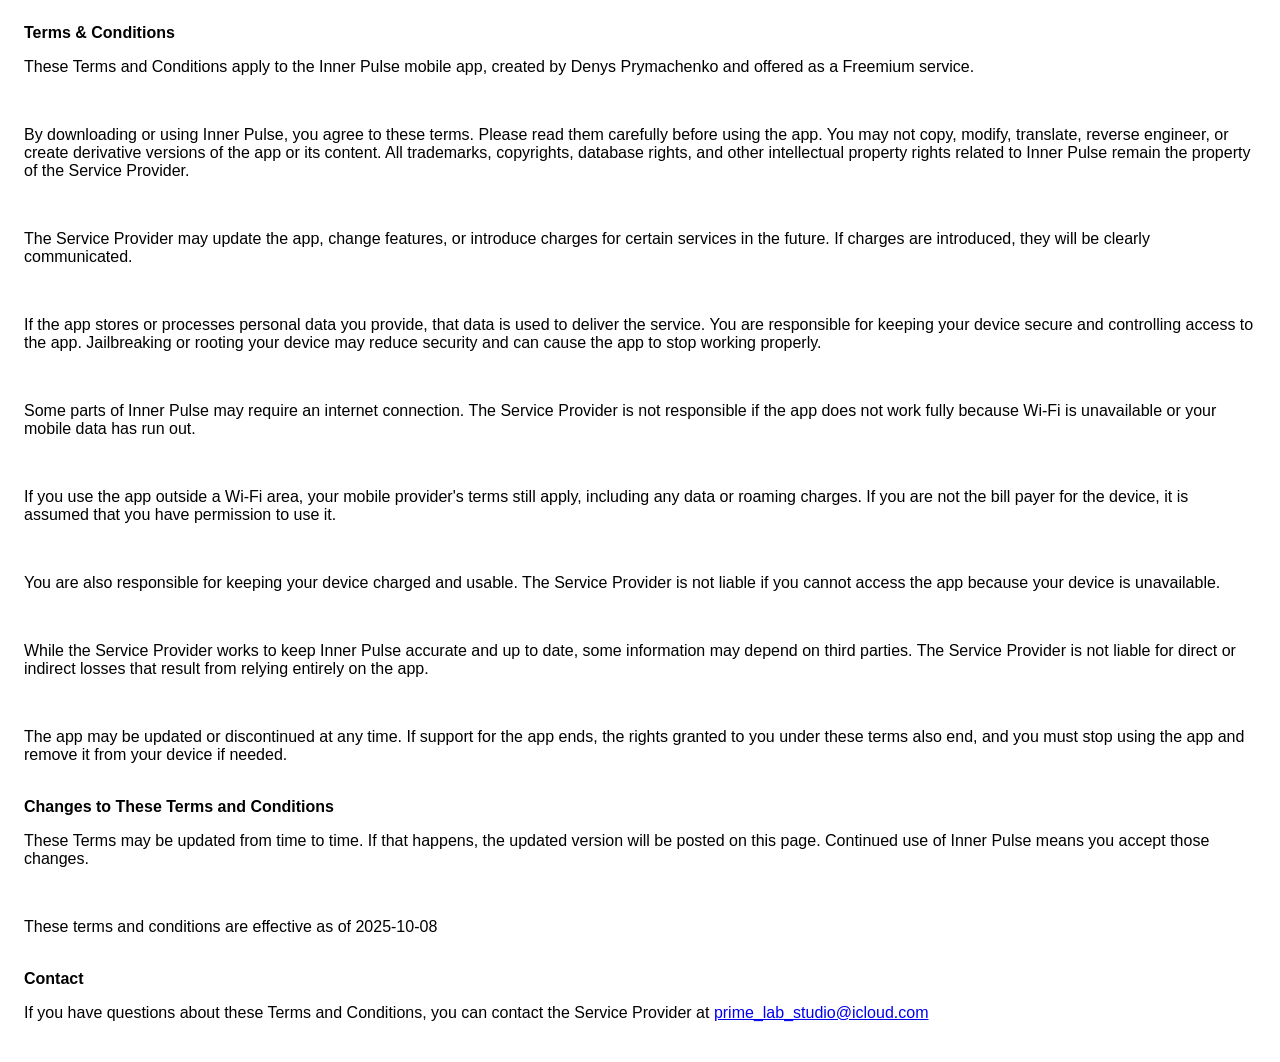
<file: inner-pulse/terms.html>
<!DOCTYPE html>
<html>

<head>
    <meta charset='utf-8'>
    <meta name='viewport' content='width=device-width'>
    <title>Inner Pulse Terms &amp; Conditions</title>
    <style>
        body {
            font-family: 'Helvetica Neue', Helvetica, Arial, sans-serif;
            padding: 1em;
        }
    </style>
</head>

<body>
    <strong>Terms &amp; Conditions</strong><br>
    <p>These Terms and Conditions apply to the Inner Pulse mobile app, created by Denys Prymachenko and offered as a Freemium service.</p><br>
    <p>By downloading or using Inner Pulse, you agree to these terms. Please read them carefully before using the app. You may not copy, modify, translate, reverse engineer, or create derivative versions of the app or its content. All trademarks, copyrights, database rights, and other intellectual property rights related to Inner Pulse remain the property of the Service Provider.</p><br>
    <p>The Service Provider may update the app, change features, or introduce charges for certain services in the future. If charges are introduced, they will be clearly communicated.</p><br>
    <p>If the app stores or processes personal data you provide, that data is used to deliver the service. You are responsible for keeping your device secure and controlling access to the app. Jailbreaking or rooting your device may reduce security and can cause the app to stop working properly.</p><br>
    <p>Some parts of Inner Pulse may require an internet connection. The Service Provider is not responsible if the app does not work fully because Wi-Fi is unavailable or your mobile data has run out.</p><br>
    <p>If you use the app outside a Wi-Fi area, your mobile provider's terms still apply, including any data or roaming charges. If you are not the bill payer for the device, it is assumed that you have permission to use it.</p><br>
    <p>You are also responsible for keeping your device charged and usable. The Service Provider is not liable if you cannot access the app because your device is unavailable.</p><br>
    <p>While the Service Provider works to keep Inner Pulse accurate and up to date, some information may depend on third parties. The Service Provider is not liable for direct or indirect losses that result from relying entirely on the app.</p><br>
    <p>The app may be updated or discontinued at any time. If support for the app ends, the rights granted to you under these terms also end, and you must stop using the app and remove it from your device if needed.</p><br><strong>Changes to These Terms and Conditions</strong>
    <p>These Terms may be updated from time to time. If that happens, the updated version will be posted on this page. Continued use of Inner Pulse means you accept those changes.</p><br>
    <p>These terms and conditions are effective as of 2025-10-08</p><br><strong>Contact</strong>
    <p>If you have questions about these Terms and Conditions, you can contact the Service Provider at <span id="support-email"></span></p>
    <script>
        document.addEventListener("DOMContentLoaded", function () {
            const email = String.fromCharCode(
                112, 114, 105, 109, 101, 95, 108, 97, 98, 95, 115, 116, 117, 100, 105, 111,
                64, 105, 99, 108, 111, 117, 100, 46, 99, 111, 109
            );

            const el = document.getElementById("support-email");
            el.innerHTML = `<a href="mailto:${email}">${email}</a>`;
        });
    </script>
</body>

</html>
</file>
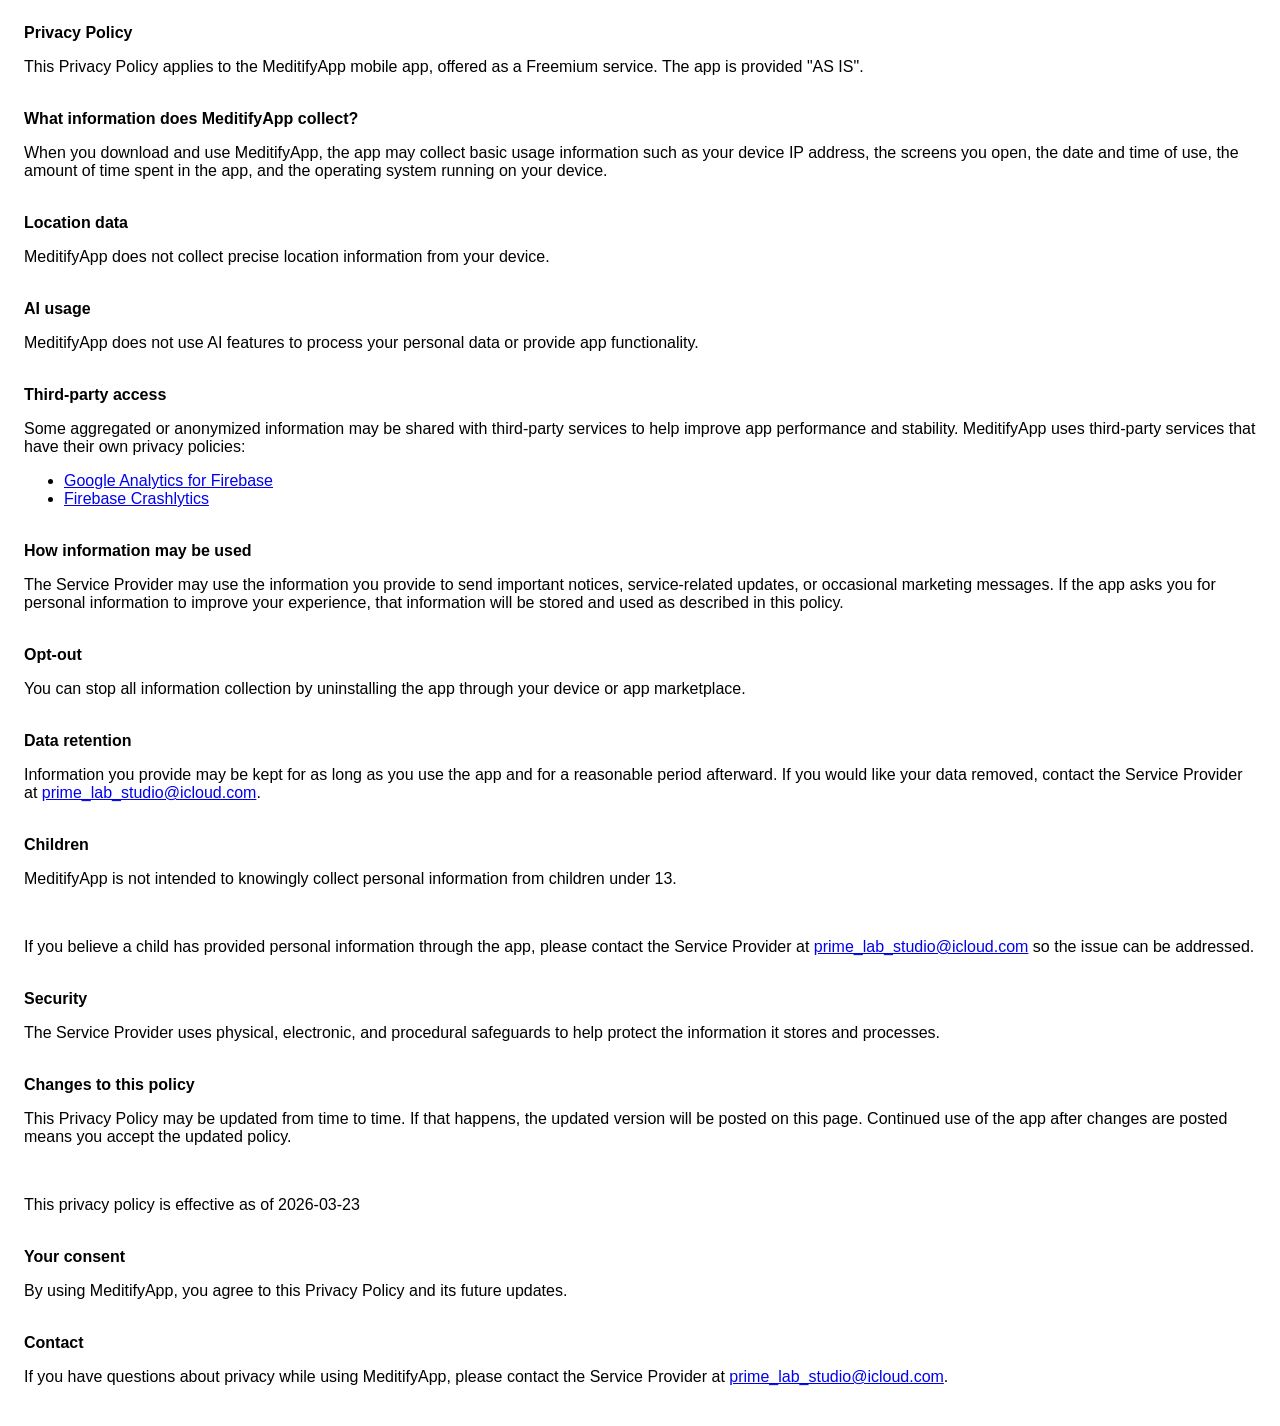
<file: meditify-app/privacy.html>
<!DOCTYPE html>
<html>

<head>
    <meta charset='utf-8'>
    <meta name='viewport' content='width=device-width'>
    <title>MeditifyApp Privacy Policy</title>
    <style>
        body {
            font-family: 'Helvetica Neue', Helvetica, Arial, sans-serif;
            padding: 1em;
        }
    </style>
</head>

<body>
    <strong>Privacy Policy</strong>
    <p>This Privacy Policy applies to the MeditifyApp mobile app, offered as a Freemium service. The app is provided "AS IS".</p><br><strong>What information does MeditifyApp collect?</strong>
    <p>When you download and use MeditifyApp, the app may collect basic usage information such as your device IP address, the screens you open, the date and time of use, the amount of time spent in the app, and the operating system running on your device.</p><br><strong>Location data</strong>
    <p>MeditifyApp does not collect precise location information from your device.</p><br><strong>AI usage</strong>
    <p>MeditifyApp does not use AI features to process your personal data or provide app functionality.</p><br><strong>Third-party access</strong>
    <p>Some aggregated or anonymized information may be shared with third-party services to help improve app performance and stability. MeditifyApp uses third-party services that have their own privacy policies:</p>
    <ul>
        <li><a href="https://firebase.google.com/support/privacy" target="_blank" rel="noopener noreferrer">Google Analytics for Firebase</a></li>
        <li><a href="https://firebase.google.com/support/privacy/" target="_blank" rel="noopener noreferrer">Firebase Crashlytics</a></li>
    </ul><br><strong>How information may be used</strong>
    <p>The Service Provider may use the information you provide to send important notices, service-related updates, or occasional marketing messages. If the app asks you for personal information to improve your experience, that information will be stored and used as described in this policy.</p><br><strong>Opt-out</strong>
    <p>You can stop all information collection by uninstalling the app through your device or app marketplace.</p><br><strong>Data retention</strong>
    <p>Information you provide may be kept for as long as you use the app and for a reasonable period afterward. If you would like your data removed, contact the Service Provider at <span id="support-email-1"></span>.</p><br><strong>Children</strong>
    <p>MeditifyApp is not intended to knowingly collect personal information from children under 13.</p><br>
    <p>If you believe a child has provided personal information through the app, please contact the Service Provider at <span id="support-email-2"></span> so the issue can be addressed.</p><br><strong>Security</strong>
    <p>The Service Provider uses physical, electronic, and procedural safeguards to help protect the information it stores and processes.</p><br><strong>Changes to this policy</strong>
    <p>This Privacy Policy may be updated from time to time. If that happens, the updated version will be posted on this page. Continued use of the app after changes are posted means you accept the updated policy.</p><br>
    <p>This privacy policy is effective as of 2026-03-23</p><br><strong>Your consent</strong>
    <p>By using MeditifyApp, you agree to this Privacy Policy and its future updates.</p><br><strong>Contact</strong>
    <p>If you have questions about privacy while using MeditifyApp, please contact the Service Provider at <span id="support-email-3"></span>.</p>

    <script>
        document.addEventListener("DOMContentLoaded", function () {
            const email = String.fromCharCode(
                112, 114, 105, 109, 101, 95, 108, 97, 98, 95, 115, 116, 117, 100, 105, 111,
                64, 105, 99, 108, 111, 117, 100, 46, 99, 111, 109
            );

            ["support-email-1", "support-email-2", "support-email-3"].forEach(function (id) {
                const el = document.getElementById(id);
                if (el) {
                    el.innerHTML = `<a href="mailto:${email}">${email}</a>`;
                }
            });
        });
    </script>
</body>

</html>
</file>
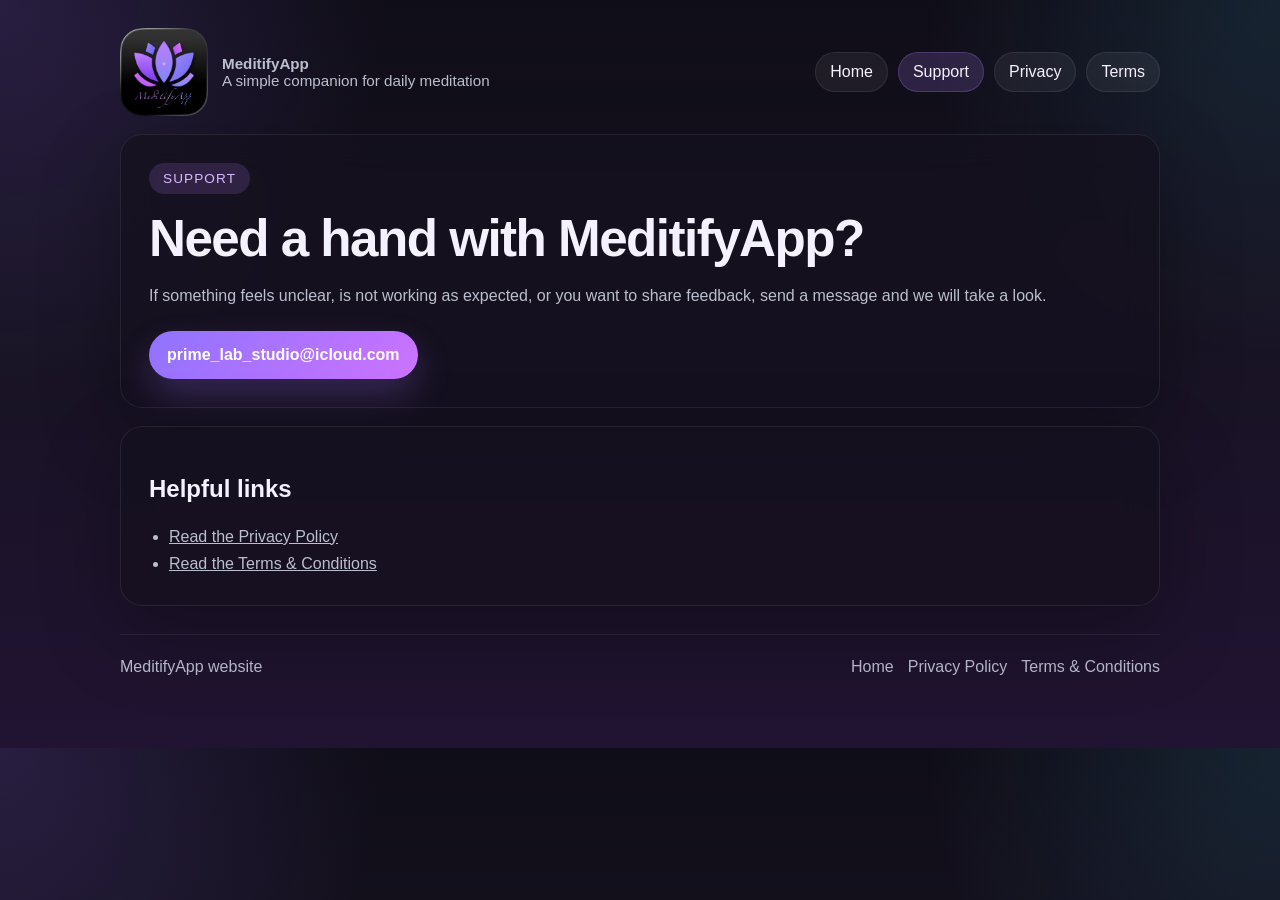
<file: meditify-app/support.html>
<!DOCTYPE html>
<html lang="en">
<head>
  <meta charset="UTF-8">
  <meta name="viewport" content="width=device-width, initial-scale=1.0">
  <title>MeditifyApp Support</title>
  <meta name="description" content="Support and contact page for the MeditifyApp app.">
  <style>
    :root {
      --bg: #100d18;
      --bg-soft: #1b1328;
      --surface: rgba(21, 17, 30, 0.74);
      --text: #f5f2ff;
      --muted: rgba(235, 239, 255, 0.78);
      --line: rgba(255, 255, 255, 0.08);
      --accent-a: #8f73ff;
      --accent-b: #cd73ff;
      --shadow: 0 28px 80px rgba(0, 0, 0, 0.3);
      --radius-md: 22px;
    }

    * {
      box-sizing: border-box;
    }

    body {
      margin: 0;
      font-family: "Avenir Next", "Segoe UI", sans-serif;
      color: var(--text);
      background:
        radial-gradient(circle at top left, rgba(153, 106, 255, 0.18), transparent 26%),
        radial-gradient(circle at top right, rgba(73, 196, 235, 0.12), transparent 24%),
        linear-gradient(180deg, #0f0d17 0%, #171322 38%, #211332 100%);
    }

    a {
      color: inherit;
    }

    .page-shell {
      width: min(1040px, calc(100% - 32px));
      margin: 0 auto;
      padding: 28px 0 68px;
    }

    .topbar {
      display: flex;
      justify-content: space-between;
      align-items: center;
      gap: 18px;
      padding-bottom: 18px;
    }

    .brand {
      display: inline-flex;
      align-items: center;
      gap: 14px;
      text-decoration: none;
    }

    .brand img {
      width: 88px;
      height: 88px;
      object-fit: contain;
      flex: 0 0 auto;
    }

    .brand strong,
    .brand span {
      display: block;
    }

    .brand span {
      color: var(--muted);
      font-size: 0.95rem;
    }

    .nav-links {
      display: flex;
      flex-wrap: wrap;
      gap: 10px;
    }

    .nav-links a {
      padding: 10px 14px;
      border-radius: 999px;
      text-decoration: none;
      background: rgba(255, 255, 255, 0.06);
      border: 1px solid var(--line);
    }

    .nav-links a.active,
    .nav-links a:hover {
      background: rgba(177, 126, 255, 0.18);
      border-color: rgba(177, 126, 255, 0.24);
    }

    .stack {
      display: grid;
      gap: 18px;
    }

    .content-card {
      padding: 28px;
      border-radius: var(--radius-md);
      background: var(--surface);
      border: 1px solid var(--line);
      box-shadow: var(--shadow);
      backdrop-filter: blur(18px);
    }

    .eyebrow {
      display: inline-block;
      padding: 8px 14px;
      border-radius: 999px;
      background: rgba(186, 126, 255, 0.16);
      color: #d9b9ff;
      font-size: 0.85rem;
      text-transform: uppercase;
      letter-spacing: 0.08em;
    }

    .page-title {
      margin: 18px 0 12px;
      font-size: clamp(2.2rem, 4vw, 3.3rem);
      line-height: 1.05;
      letter-spacing: -0.03em;
    }

    .page-lead,
    .content-card li,
    .footer,
    .footer a {
      color: var(--muted);
      line-height: 1.7;
    }

    .button-row {
      display: flex;
      flex-wrap: wrap;
      gap: 12px;
      margin-top: 22px;
    }

    .button {
      display: inline-flex;
      align-items: center;
      justify-content: center;
      min-height: 48px;
      padding: 0 18px;
      border-radius: 999px;
      text-decoration: none;
      font-weight: 600;
      background: linear-gradient(135deg, var(--accent-a) 0%, var(--accent-b) 100%);
      color: #fff;
      box-shadow: 0 16px 34px rgba(159, 111, 255, 0.24);
    }

    .legal-list {
      margin: 0;
      padding-left: 20px;
    }

    .footer {
      display: flex;
      justify-content: space-between;
      gap: 14px;
      align-items: center;
      margin-top: 28px;
      padding-top: 18px;
      border-top: 1px solid var(--line);
    }

    .footer-links {
      display: flex;
      flex-wrap: wrap;
      gap: 14px;
    }

    .footer-links a {
      text-decoration: none;
    }

    @media (max-width: 560px) {
      .page-shell {
        width: min(100% - 20px, 1040px);
        padding-top: 18px;
      }

      .topbar,
      .footer {
        flex-direction: column;
        align-items: flex-start;
      }

      .content-card {
        padding: 22px;
      }
    }
  </style>
</head>
<body>
  <div class="page-shell">
    <header class="topbar">
      <a class="brand" href="index.html" aria-label="MeditifyApp home">
        <img src="../resources/meditify-app-logo.png" alt="MeditifyApp logo">
        <span>
          <strong>MeditifyApp</strong>
          <span>A simple companion for daily meditation</span>
        </span>
      </a>
      <nav class="nav-links" aria-label="Primary">
        <a href="index.html">Home</a>
        <a class="active" href="support.html">Support</a>
        <a href="privacy.html" target="_blank" rel="noopener noreferrer">Privacy</a>
        <a href="terms.html" target="_blank" rel="noopener noreferrer">Terms</a>
      </nav>
    </header>

    <main class="stack">
      <section class="content-card">
        <span class="eyebrow">Support</span>
        <h1 class="page-title">Need a hand with MeditifyApp?</h1>
        <p class="page-lead">If something feels unclear, is not working as expected, or you want to share feedback, send a message and we will take a look.</p>
        <div class="button-row">
          <span id="support-email"></span>
        </div>
      </section>

      <section class="content-card">
        <h2>Helpful links</h2>
        <ul class="legal-list">
          <li><a href="privacy.html" target="_blank" rel="noopener noreferrer">Read the Privacy Policy</a></li>
          <li><a href="terms.html" target="_blank" rel="noopener noreferrer">Read the Terms &amp; Conditions</a></li>
        </ul>
      </section>
    </main>

    <footer class="footer">
      <span>MeditifyApp website</span>
      <div class="footer-links">
        <a href="index.html">Home</a>
        <a href="privacy.html" target="_blank" rel="noopener noreferrer">Privacy Policy</a>
        <a href="terms.html" target="_blank" rel="noopener noreferrer">Terms &amp; Conditions</a>
      </div>
    </footer>
  </div>

  <script>
    document.addEventListener("DOMContentLoaded", function () {
      const email = String.fromCharCode(
        112, 114, 105, 109, 101, 95, 108, 97, 98, 95, 115, 116, 117, 100, 105, 111,
        64, 105, 99, 108, 111, 117, 100, 46, 99, 111, 109
      );

      const emailEl = document.getElementById("support-email");
      if (emailEl) {
        emailEl.innerHTML = `<a class="button" href="mailto:${email}">${email}</a>`;
      }
    });
  </script>
</body>
</html>
</file>
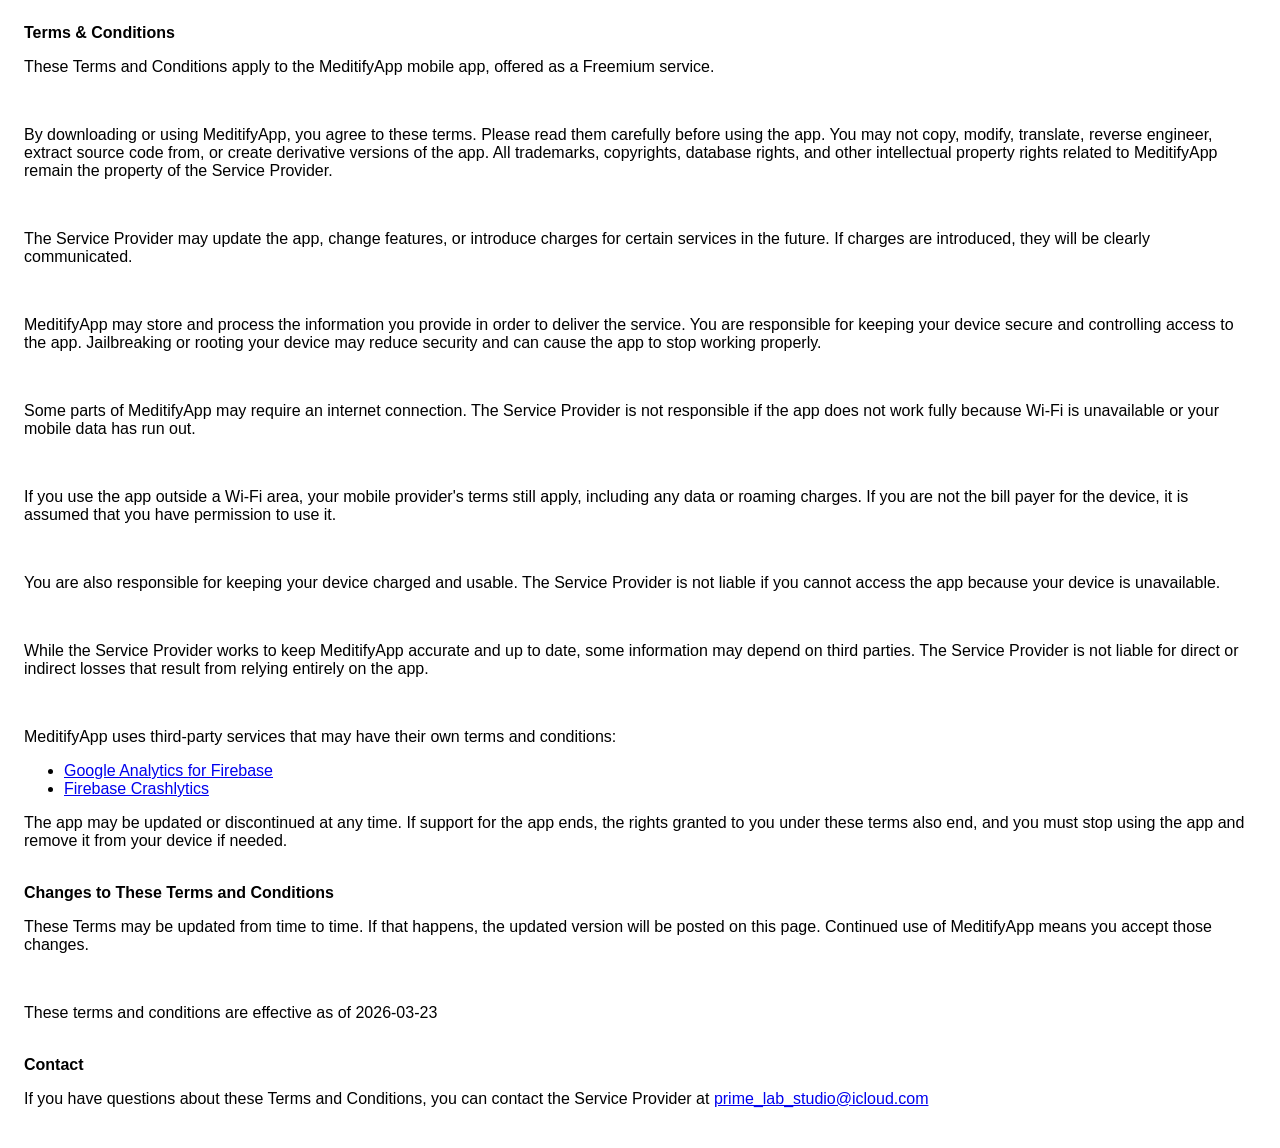
<file: meditify-app/terms.html>
<!DOCTYPE html>
<html>

<head>
    <meta charset='utf-8'>
    <meta name='viewport' content='width=device-width'>
    <title>MeditifyApp Terms &amp; Conditions</title>
    <style>
        body {
            font-family: 'Helvetica Neue', Helvetica, Arial, sans-serif;
            padding: 1em;
        }
    </style>
</head>

<body>
    <strong>Terms &amp; Conditions</strong><br>
    <p>These Terms and Conditions apply to the MeditifyApp mobile app, offered as a Freemium service.</p><br>
    <p>By downloading or using MeditifyApp, you agree to these terms. Please read them carefully before using the app. You may not copy, modify, translate, reverse engineer, extract source code from, or create derivative versions of the app. All trademarks, copyrights, database rights, and other intellectual property rights related to MeditifyApp remain the property of the Service Provider.</p><br>
    <p>The Service Provider may update the app, change features, or introduce charges for certain services in the future. If charges are introduced, they will be clearly communicated.</p><br>
    <p>MeditifyApp may store and process the information you provide in order to deliver the service. You are responsible for keeping your device secure and controlling access to the app. Jailbreaking or rooting your device may reduce security and can cause the app to stop working properly.</p><br>
    <p>Some parts of MeditifyApp may require an internet connection. The Service Provider is not responsible if the app does not work fully because Wi-Fi is unavailable or your mobile data has run out.</p><br>
    <p>If you use the app outside a Wi-Fi area, your mobile provider's terms still apply, including any data or roaming charges. If you are not the bill payer for the device, it is assumed that you have permission to use it.</p><br>
    <p>You are also responsible for keeping your device charged and usable. The Service Provider is not liable if you cannot access the app because your device is unavailable.</p><br>
    <p>While the Service Provider works to keep MeditifyApp accurate and up to date, some information may depend on third parties. The Service Provider is not liable for direct or indirect losses that result from relying entirely on the app.</p><br>
    <p>MeditifyApp uses third-party services that may have their own terms and conditions:</p>
    <ul>
        <li><a href="https://www.google.com/analytics/terms/" target="_blank" rel="noopener noreferrer">Google Analytics for Firebase</a></li>
        <li><a href="https://firebase.google.com/terms/crashlytics" target="_blank" rel="noopener noreferrer">Firebase Crashlytics</a></li>
    </ul>
    <p>The app may be updated or discontinued at any time. If support for the app ends, the rights granted to you under these terms also end, and you must stop using the app and remove it from your device if needed.</p><br><strong>Changes to These Terms and Conditions</strong>
    <p>These Terms may be updated from time to time. If that happens, the updated version will be posted on this page. Continued use of MeditifyApp means you accept those changes.</p><br>
    <p>These terms and conditions are effective as of 2026-03-23</p><br><strong>Contact</strong>
    <p>If you have questions about these Terms and Conditions, you can contact the Service Provider at <span id="support-email"></span></p>
    <script>
        document.addEventListener("DOMContentLoaded", function () {
            const email = String.fromCharCode(
                112, 114, 105, 109, 101, 95, 108, 97, 98, 95, 115, 116, 117, 100, 105, 111,
                64, 105, 99, 108, 111, 117, 100, 46, 99, 111, 109
            );

            const el = document.getElementById("support-email");
            if (el) {
                el.innerHTML = `<a href="mailto:${email}">${email}</a>`;
            }
        });
    </script>
</body>

</html>
</file>
<file: meditify-app/styles.css>
:root {
  --bg: #f4f8fb;
  --surface: rgba(255, 255, 255, 0.88);
  --surface-strong: #ffffff;
  --text: #17324d;
  --muted: #5e7288;
  --line: rgba(23, 50, 77, 0.12);
  --brand: #1c7ed6;
  --brand-dark: #135ca3;
  --brand-soft: #e3f2ff;
  --accent: #8bd3c7;
  --shadow: 0 20px 60px rgba(28, 72, 116, 0.14);
  --radius-lg: 28px;
  --radius-md: 18px;
  --radius-sm: 12px;
}

* {
  box-sizing: border-box;
}

html {
  scroll-behavior: smooth;
}

body {
  margin: 0;
  min-height: 100vh;
  font-family: "Avenir Next", "Segoe UI", sans-serif;
  color: var(--text);
  line-height: 1.65;
  background:
    radial-gradient(circle at top left, rgba(139, 211, 199, 0.32), transparent 28%),
    radial-gradient(circle at top right, rgba(28, 126, 214, 0.14), transparent 24%),
    linear-gradient(180deg, #f8fbfe 0%, var(--bg) 100%);
}

a {
  color: var(--brand);
}

a:hover {
  color: var(--brand-dark);
}

.page-shell {
  width: min(1040px, calc(100% - 32px));
  margin: 0 auto;
  padding: 24px 0 64px;
}

.topbar {
  display: flex;
  align-items: center;
  justify-content: space-between;
  gap: 16px;
  padding: 12px 0 24px;
}

.brand {
  display: inline-flex;
  align-items: center;
  gap: 14px;
  color: inherit;
  text-decoration: none;
}

.brand-badge {
  width: 52px;
  height: 52px;
  border-radius: 18px;
  display: grid;
  place-items: center;
  background: linear-gradient(135deg, var(--brand) 0%, #4eb7d8 100%);
  color: #fff;
  font-weight: 700;
  letter-spacing: 0.08em;
  box-shadow: 0 14px 30px rgba(28, 126, 214, 0.24);
}

.brand-copy strong,
.brand-copy span {
  display: block;
}

.brand-copy strong {
  font-size: 1rem;
}

.brand-copy span {
  color: var(--muted);
  font-size: 0.92rem;
}

.nav-links {
  display: flex;
  flex-wrap: wrap;
  gap: 10px;
}

.nav-links a {
  padding: 10px 14px;
  border-radius: 999px;
  text-decoration: none;
  color: var(--text);
  background: rgba(255, 255, 255, 0.64);
  border: 1px solid rgba(255, 255, 255, 0.7);
}

.nav-links a:hover,
.nav-links a.active {
  color: var(--brand-dark);
  background: var(--brand-soft);
  border-color: rgba(28, 126, 214, 0.16);
}

.hero,
.content-card {
  background: var(--surface);
  border: 1px solid rgba(255, 255, 255, 0.7);
  box-shadow: var(--shadow);
  backdrop-filter: blur(18px);
}

.hero {
  padding: 48px;
  border-radius: var(--radius-lg);
  display: grid;
  grid-template-columns: minmax(0, 1.2fr) minmax(280px, 0.8fr);
  gap: 28px;
  align-items: center;
}

.eyebrow {
  display: inline-block;
  padding: 8px 14px;
  border-radius: 999px;
  background: var(--brand-soft);
  color: var(--brand-dark);
  font-size: 0.85rem;
  letter-spacing: 0.05em;
  text-transform: uppercase;
}

.hero h1,
.page-title {
  margin: 18px 0 12px;
  line-height: 1.1;
  letter-spacing: -0.03em;
}

.hero h1 {
  font-size: clamp(2.6rem, 5vw, 4.8rem);
}

.hero p,
.page-lead {
  margin: 0;
  color: var(--muted);
  font-size: 1.06rem;
}

.hero-panel {
  padding: 24px;
  border-radius: calc(var(--radius-lg) - 8px);
  background: linear-gradient(180deg, rgba(28, 126, 214, 0.11), rgba(139, 211, 199, 0.18));
  border: 1px solid rgba(28, 126, 214, 0.12);
}

.hero-panel h2 {
  margin-top: 0;
  margin-bottom: 14px;
  font-size: 1.15rem;
}

.hero-panel ul,
.feature-list,
.legal-list {
  margin: 0;
  padding-left: 20px;
}

.hero-panel li,
.feature-list li,
.legal-list li {
  margin-bottom: 10px;
}

.section-grid {
  display: grid;
  grid-template-columns: repeat(3, minmax(0, 1fr));
  gap: 18px;
  margin-top: 24px;
}

.tile,
.content-card {
  border-radius: var(--radius-md);
}

.tile {
  padding: 24px;
  background: var(--surface-strong);
  border: 1px solid var(--line);
  box-shadow: 0 16px 40px rgba(23, 50, 77, 0.08);
}

.tile h2,
.content-card h2 {
  margin-top: 0;
  margin-bottom: 10px;
  font-size: 1.2rem;
}

.tile p,
.content-card p,
.content-card li {
  color: var(--muted);
}

.button-row {
  display: flex;
  flex-wrap: wrap;
  gap: 12px;
  margin-top: 28px;
}

.button,
.mail-link {
  display: inline-flex;
  align-items: center;
  justify-content: center;
  gap: 8px;
  min-height: 48px;
  padding: 0 18px;
  border-radius: 999px;
  text-decoration: none;
  font-weight: 600;
  transition: transform 0.18s ease, background-color 0.18s ease, color 0.18s ease;
}

.button {
  background: var(--brand);
  color: #fff;
}

.button.secondary {
  background: #fff;
  color: var(--text);
  border: 1px solid var(--line);
}

.button:hover,
.mail-link:hover {
  transform: translateY(-1px);
}

.stack {
  display: grid;
  gap: 18px;
  margin-top: 24px;
}

.content-card {
  padding: 28px;
}

.content-card + .content-card {
  margin-top: 18px;
}

.meta-note {
  margin-top: 12px;
  color: var(--muted);
  font-size: 0.95rem;
}

.footer {
  display: flex;
  justify-content: space-between;
  gap: 16px;
  align-items: center;
  margin-top: 32px;
  padding-top: 20px;
  border-top: 1px solid var(--line);
  color: var(--muted);
  font-size: 0.95rem;
}

.footer-links {
  display: flex;
  flex-wrap: wrap;
  gap: 14px;
}

.footer-links a {
  text-decoration: none;
}

@media (max-width: 860px) {
  .hero {
    grid-template-columns: 1fr;
    padding: 32px 24px;
  }

  .section-grid {
    grid-template-columns: 1fr;
  }

  .topbar,
  .footer {
    flex-direction: column;
    align-items: flex-start;
  }
}

@media (max-width: 520px) {
  .page-shell {
    width: min(100% - 20px, 1040px);
    padding-top: 14px;
  }

  .nav-links {
    width: 100%;
  }

  .nav-links a {
    flex: 1 1 calc(50% - 10px);
    text-align: center;
  }

  .hero h1,
  .page-title {
    font-size: 2.2rem;
  }

  .content-card,
  .tile {
    padding: 22px;
  }
}
</file>
